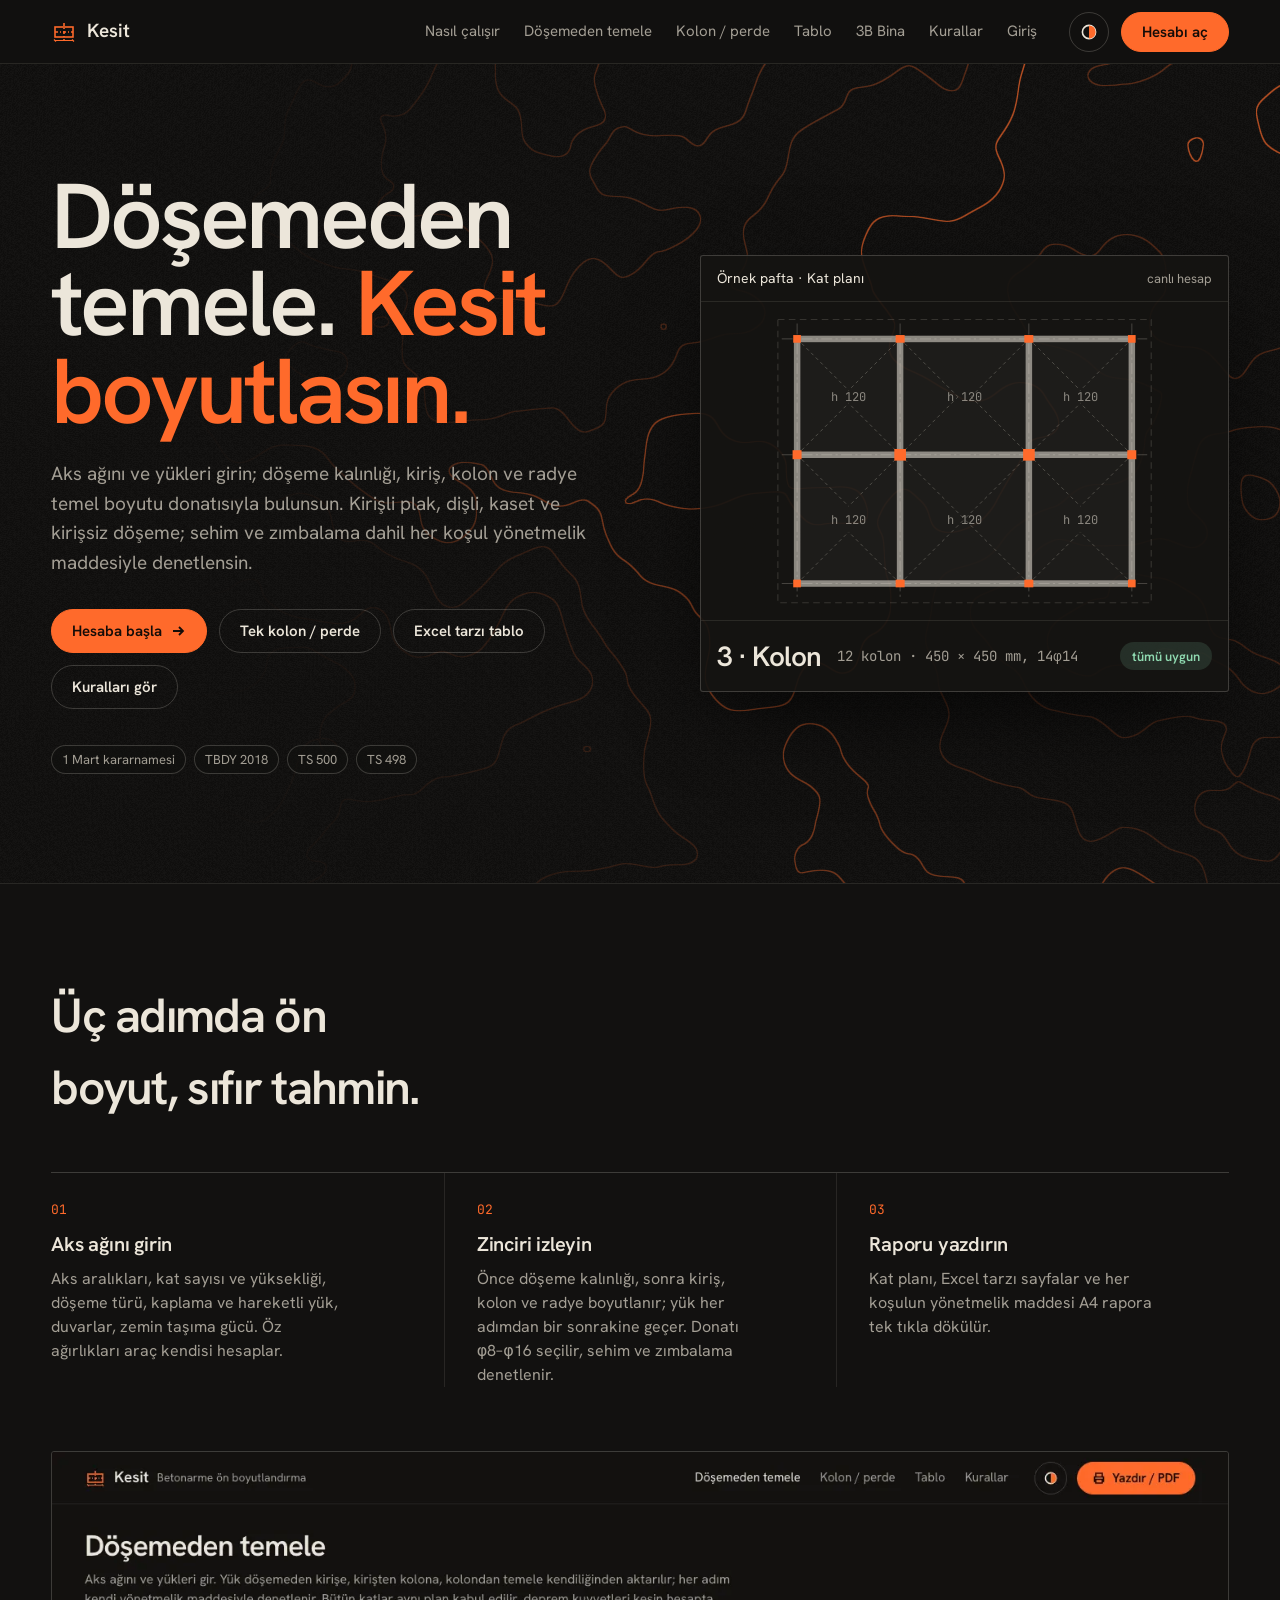
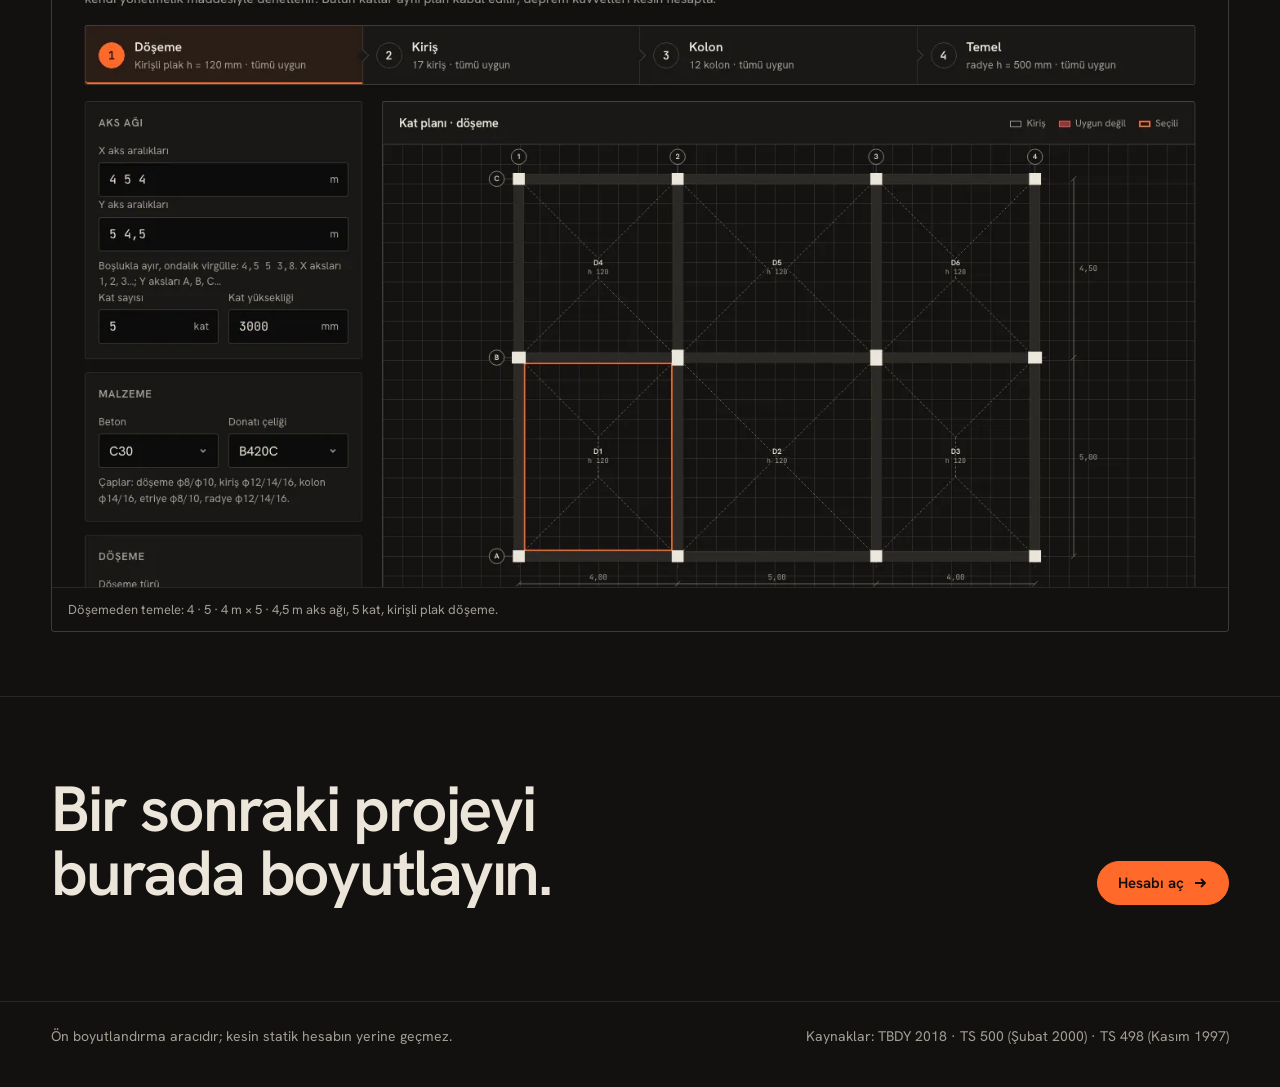
<file: index.html>
<!doctype html>
<html lang="tr">
<head>
<meta charset="utf-8">
<meta name="viewport" content="width=device-width,initial-scale=1">
<meta name="color-scheme" content="dark">
<script>addEventListener("pagereveal",function(e){var v=e.viewTransition;if(v){v.ready.catch(function(){});v.finished.catch(function(){})}});(function(d){var t={},m;try{t=JSON.parse(localStorage.getItem("kesit.tema.v1"))||{}}catch(e){}m=t.mod||"koyu";if(m=="sistem")m=matchMedia("(prefers-color-scheme: light)").matches?"acik":"koyu";if(m!="acik"&&m!="krem")m="koyu";d.dataset.tema=m;if(m!="koyu")document.querySelector('meta[name="color-scheme"]').content="light";if(t.olcek==90||t.olcek==110||t.olcek==120)d.dataset.olcek=t.olcek;if(t.hareket=="az")d.dataset.hareket="az";if(t.css&&t.css[m]){var s=document.createElement("style");s.id="tema-renk";s.textContent="@media screen{:root{"+t.css[m]+"}}";document.head.appendChild(s)}})(document.documentElement)</script>
<title>Kesit — Döşemeden temele ön boyutlandırma</title>
<link rel="icon" href="img/favicon.svg" type="image/svg+xml">
<meta name="description" content="Kolon ve perde ön kontrolü: TBDY 2018, TS 500 ve 1 Mart kararnamesine göre, her sonuç maddesiyle.">
<link rel="preload" href="fonts/HankenGrotesk-600-latin.woff2" as="font" type="font/woff2" crossorigin>
<style>
/* ponytail: belirteçler hesap.html ile aynı (DESIGN.md); ortak css dosyası üçüncü sayfa gelince */
@font-face { font-family: "Hanken Grotesk"; src: url("fonts/HankenGrotesk-400-latin.woff2") format("woff2"); font-weight: 400; font-display: swap; unicode-range: U+0000-00FF, U+0131, U+0152-0153, U+02BB-02BC, U+02C6, U+02DA, U+02DC, U+0304, U+0308, U+0329, U+2000-206F, U+20AC, U+2122, U+2191, U+2193, U+2212, U+2215, U+FEFF, U+FFFD; }
@font-face { font-family: "Hanken Grotesk"; src: url("fonts/HankenGrotesk-400-latin-ext.woff2") format("woff2"); font-weight: 400; font-display: swap; unicode-range: U+0100-02BA, U+02BD-02C5, U+02C7-02CC, U+02CE-02D7, U+02DD-02FF, U+1D00-1DBF, U+1E00-1E9F, U+1EF2-1EFF, U+2020, U+20A0-20AB, U+20AD-20C0, U+2113, U+2C60-2C7F, U+A720-A7FF; }
@font-face { font-family: "Hanken Grotesk"; src: url("fonts/HankenGrotesk-600-latin.woff2") format("woff2"); font-weight: 600; font-display: swap; unicode-range: U+0000-00FF, U+0131, U+0152-0153, U+02BB-02BC, U+02C6, U+02DA, U+02DC, U+0304, U+0308, U+0329, U+2000-206F, U+20AC, U+2122, U+2191, U+2193, U+2212, U+2215, U+FEFF, U+FFFD; }
@font-face { font-family: "Hanken Grotesk"; src: url("fonts/HankenGrotesk-600-latin-ext.woff2") format("woff2"); font-weight: 600; font-display: swap; unicode-range: U+0100-02BA, U+02BD-02C5, U+02C7-02CC, U+02CE-02D7, U+02DD-02FF, U+1D00-1DBF, U+1E00-1E9F, U+1EF2-1EFF, U+2020, U+20A0-20AB, U+20AD-20C0, U+2113, U+2C60-2C7F, U+A720-A7FF; }
@font-face { font-family: "JetBrains Mono"; src: url("fonts/JetBrainsMono-latin.woff2") format("woff2"); font-weight: 100 800; font-display: swap; unicode-range: U+0000-00FF, U+0131, U+0152-0153, U+02BB-02BC, U+02C6, U+02DA, U+02DC, U+0304, U+0308, U+0329, U+2000-206F, U+20AC, U+2122, U+2191, U+2193, U+2212, U+2215, U+FEFF, U+FFFD; }

:root {
  --zemin: #121110; --panel: #191816; --levha: #151412;
  --cizgi: rgb(236 230 218 / .10); --cizgi-2: rgb(236 230 218 / .20);
  --murekkep: #ece6da; --soluk: #a39e94;
  --turuncu: #ff6a2b; --nane: #8fd9b0; --kirmizi: #ff5c57;
  --yazi: "Hanken Grotesk", system-ui, sans-serif;
  --olcu: "JetBrains Mono", ui-monospace, Menlo, monospace;
  --hizli: 180ms cubic-bezier(.16, 1, .3, 1);
  --kenar: clamp(1rem, 4vw, 3.5rem);
}
* { box-sizing: border-box; }
html { scrollbar-color: #3a3733 var(--zemin); scroll-behavior: smooth; }
body { margin: 0; background: var(--zemin); color: var(--murekkep); font: 400 1rem/1.5 var(--yazi); -webkit-font-smoothing: antialiased; }
::selection { background: var(--turuncu); color: var(--zemin); }
:focus-visible { outline: 2px solid var(--turuncu); outline-offset: 3px; }
h1, h2, h3, p { margin: 0; }
h1, h2 { font-weight: 600; letter-spacing: -.035em; text-wrap: balance; }

.ust { position: sticky; top: 0; z-index: 5; height: 64px; display: flex; align-items: center; gap: 2rem; padding: 0 var(--kenar); background: rgb(18 17 16 / .8); backdrop-filter: blur(10px); border-bottom: 1px solid var(--cizgi); }
.marka { display: flex; align-items: center; gap: .625rem; font-weight: 600; font-size: 1.1875rem; text-decoration: none; color: inherit; }
.marka svg { width: 26px; height: 26px; color: var(--turuncu); }
.ust nav { display: flex; gap: 1.5rem; margin-left: auto; font-size: .9375rem; }
.ust nav a { color: var(--soluk); text-decoration: none; transition: color var(--hizli); }
.ust nav a:hover { color: var(--murekkep); }
.dugme { display: inline-flex; align-items: center; gap: .5rem; height: 44px; padding: 0 1.25rem; border-radius: 999px; border: 1px solid var(--cizgi-2); color: var(--murekkep); font: 600 .9375rem var(--yazi); text-decoration: none; white-space: nowrap; transition: background var(--hizli), border-color var(--hizli), transform var(--hizli); }
.dugme:hover { border-color: var(--murekkep); }
.dugme:active { transform: scale(.97); }
.dugme.ana { background: var(--turuncu); border-color: var(--turuncu); color: #140c08; }
.dugme.ana:hover { background: #ff7d45; }
.dugme svg { width: 16px; height: 16px; }
.ust .dugme { height: 40px; }

/* Hero: tam genişlik kontur alanı, solda söz, sağda canlı örnek pafta */
.hero { position: relative; min-height: min(calc(100svh - 64px), 820px); display: grid; grid-template-columns: minmax(0, 1.05fr) minmax(0, .95fr); align-items: center; gap: clamp(2rem, 5vw, 5rem); padding: 4rem var(--kenar); overflow: hidden; border-bottom: 1px solid var(--cizgi); }
.hero canvas { position: absolute; inset: 0; width: 100%; height: 100%; }
.hero > :not(canvas) { position: relative; }
.hero h1 { font-size: clamp(3rem, 7.2vw, 6rem); line-height: .95; }
.hero h1 span { color: var(--turuncu); }
.hero p { margin-top: 1.5rem; max-width: 34rem; font-size: 1.1875rem; line-height: 1.55; color: var(--soluk); }
.eylem { display: flex; flex-wrap: wrap; gap: .75rem; margin-top: 2rem; }
.kaynaklar { margin-top: 2.25rem; display: flex; flex-wrap: wrap; gap: .5rem; font-size: .8125rem; color: var(--soluk); }
.kaynaklar span { padding: .25rem .625rem; border: 1px solid var(--cizgi-2); border-radius: 999px; background: rgb(18 17 16 / .6); }

.ornek { border: 1px solid var(--cizgi-2); border-radius: 3px; background: rgb(21 20 18 / .92); box-shadow: 0 30px 80px -20px rgb(0 0 0 / .7); }
.ornek-bas { display: flex; justify-content: space-between; align-items: center; gap: 1rem; padding: .75rem 1rem; border-bottom: 1px solid var(--cizgi); font-size: .875rem; }
.ornek-bas small { color: var(--soluk); font-size: .8125rem; }
.ornek svg { display: block; width: 100%; height: auto; color: var(--murekkep); }
.ornek svg text { font: 400 11px var(--olcu); fill: currentColor; }
.ornek svg .bolge { font: 600 10px var(--yazi); letter-spacing: .08em; }
.ornek svg .kat { transition: opacity .35s cubic-bezier(.2,0,0,1), color .35s; }
.ornek svg .etkin { color: var(--turuncu); }
.ornek-alt { display: flex; flex-wrap: wrap; align-items: center; gap: .5rem 1rem; padding: .875rem 1rem; border-top: 1px solid var(--cizgi); }
.ornek-alt b { font-size: 1.75rem; letter-spacing: -.03em; font-weight: 600; }
.ornek-alt #ornek-oran { margin-right: auto; font: 400 .875rem var(--olcu); color: var(--soluk); white-space: nowrap; }
.etiket { display: inline-flex; align-items: center; height: 28px; padding: 0 .75rem; border-radius: 999px; font: 600 .8125rem var(--yazi); white-space: nowrap; }
.etiket[data-tur="kolon"] { background: rgb(143 217 176 / .14); color: var(--nane); }
.etiket[data-tur="gecersiz"] { background: rgb(255 92 87 / .14); color: var(--kirmizi); }
.etiket[data-tur="perde"] { background: rgb(255 106 43 / .16); color: var(--turuncu); }

/* Nasıl çalışır */
.adimlar { padding: 6rem var(--kenar) 4rem; }
.adimlar h2 { font-size: clamp(2rem, 4vw, 3rem); max-width: 18ch; }
.adimlar ol { list-style: none; margin: 3rem 0 0; padding: 0; display: grid; grid-template-columns: repeat(3, minmax(0, 1fr)); border-top: 1px solid var(--cizgi-2); }
.adimlar li { padding: 1.5rem 2rem 0 0; }
.adimlar li + li { padding-left: 2rem; border-left: 1px solid var(--cizgi); }
.adimlar li i { font: 400 .8125rem var(--olcu); font-style: normal; color: var(--turuncu); }
.adimlar h3 { font-size: 1.25rem; font-weight: 600; margin: .5rem 0 .5rem; letter-spacing: -.01em; }
.adimlar li p { color: var(--soluk); max-width: 32ch; }
.ekran { margin: 4rem 0 0; border: 1px solid var(--cizgi-2); border-radius: 3px; overflow: hidden; }
.ekran img { display: block; width: 100%; height: auto; }
.ekran figcaption { padding: .75rem 1rem; border-top: 1px solid var(--cizgi); font-size: .8125rem; color: var(--soluk); }

.kapanis { padding: 5rem var(--kenar) 6rem; border-top: 1px solid var(--cizgi); display: flex; flex-wrap: wrap; align-items: end; justify-content: space-between; gap: 2rem; }
.kapanis h2 { font-size: clamp(2.25rem, 5vw, 4rem); line-height: 1; max-width: 14ch; }
.alt { padding: 1.5rem var(--kenar) 2.5rem; border-top: 1px solid var(--cizgi); display: flex; flex-wrap: wrap; justify-content: space-between; gap: .5rem 2rem; font-size: .875rem; color: var(--soluk); }

@media (max-width: 960px) {
  .hero { grid-template-columns: 1fr; padding-block: 3rem; }
  .ust { flex-wrap: wrap; height: auto; padding-top: .625rem; row-gap: .125rem; } /* telefonda menü gizlenmez: altta kayan satır */
  .ust nav { order: 3; flex-basis: 100%; margin-left: 0; gap: 1.25rem; overflow-x: auto; padding-bottom: .625rem; white-space: nowrap; scrollbar-width: none; }
  .ust .dugme { margin-left: auto; }
  .adimlar ol { grid-template-columns: 1fr; }
  .adimlar li, .adimlar li + li { padding: 1.25rem 0; border-left: 0; border-bottom: 1px solid var(--cizgi); }
}
@media (prefers-reduced-motion: reduce) { * { transition-duration: 0ms !important; scroll-behavior: auto !important; } }
/* Sayfa geçişi izni satır içinde de olmalı: yalnız gecis.css'te kalınca önbelleksiz açılışta Chrome geçişi iptal ediyor */
@media (prefers-reduced-motion: no-preference) { @view-transition { navigation: auto; } }
</style>
<link rel="stylesheet" href="gecis.css">
<link rel="stylesheet" href="tema.css">
<script type="module" src="tema.js"></script>
</head>
<body>
<header class="ust">
  <a class="marka" href="./">
    <svg viewBox="0 0 26 26" fill="none" stroke="currentColor" stroke-width="1.6" aria-hidden="true"><rect x="4" y="8" width="18" height="10"/><path d="M4 13h18M13 4v18" stroke-dasharray="3 2 1 2"/><path d="M4 21.5h18M3 20.5l2 2M21 20.5l2 2" stroke-width="1.2"/></svg>
    Kesit
  </a>
  <nav aria-label="Sayfa">
    <a href="#nasil">Nasıl çalışır</a>
    <a href="sira.html">Döşemeden temele</a>
    <a href="hesap.html">Kolon / perde</a>
    <a href="tablo.html">Tablo</a>
    <a href="bina.html">3B Bina</a>
    <a href="hesap.html#kurallar">Kurallar</a>
    <a href="giris.html">Giriş</a>
  </nav>
  <a class="dugme ana" href="sira.html">Hesabı aç</a>
</header>

<main>
  <section class="hero" aria-labelledby="baslik">
    <canvas id="kontur" aria-hidden="true"></canvas>
    <div>
      <h1 id="baslik">Döşemeden temele. <span>Kesit boyutlasın.</span></h1>
      <p>Aks ağını ve yükleri girin; döşeme kalınlığı, kiriş, kolon ve radye temel boyutu donatısıyla bulunsun. Kirişli plak, dişli, kaset ve kirişsiz döşeme; sehim ve zımbalama dahil her koşul yönetmelik maddesiyle denetlensin.</p>
      <div class="eylem">
        <a class="dugme ana" href="sira.html">Hesaba başla
          <svg viewBox="0 0 16 16" fill="none" stroke="currentColor" stroke-width="1.8" aria-hidden="true"><path d="M3 8h10M9 4l4 4-4 4"/></svg></a>
        <a class="dugme" href="hesap.html">Tek kolon / perde</a>
        <a class="dugme" href="tablo.html">Excel tarzı tablo</a>
        <a class="dugme" href="hesap.html#kurallar">Kuralları gör</a>
      </div>
      <div class="kaynaklar" aria-label="Dayandığı kaynaklar"><span>1 Mart kararnamesi</span><span>TBDY 2018</span><span>TS 500</span><span>TS 498</span></div>
    </div>

    <figure class="ornek" aria-label="Örnek: döşemeden temele hesap zinciri; kat planında döşeme, kiriş, kolon ve radye sırayla boyutlanır" style="margin:0">
      <div class="ornek-bas"><span>Örnek pafta · Kat planı</span><small>canlı hesap</small></div>
      <svg id="ornek" viewBox="0 0 480 290" aria-hidden="true"></svg>
      <figcaption class="ornek-alt"><b id="ornek-tur">Döşeme</b><span id="ornek-oran"></span><span class="etiket" id="ornek-etiket" data-tur="kolon"></span></figcaption>
    </figure>
  </section>

  <section class="adimlar" id="nasil" aria-labelledby="nasil-baslik">
    <h2 id="nasil-baslik">Üç adımda ön boyut, sıfır tahmin.</h2>
    <ol>
      <li><i>01</i><h3>Aks ağını girin</h3><p>Aks aralıkları, kat sayısı ve yüksekliği, döşeme türü, kaplama ve hareketli yük, duvarlar, zemin taşıma gücü. Öz ağırlıkları araç kendisi hesaplar.</p></li>
      <li><i>02</i><h3>Zinciri izleyin</h3><p>Önce döşeme kalınlığı, sonra kiriş, kolon ve radye boyutlanır; yük her adımdan bir sonrakine geçer. Donatı φ8–φ16 seçilir, sehim ve zımbalama denetlenir.</p></li>
      <li><i>03</i><h3>Raporu yazdırın</h3><p>Kat planı, Excel tarzı sayfalar ve her koşulun yönetmelik maddesi A4 rapora tek tıkla dökülür.</p></li>
    </ol>
    <figure class="ekran">
      <img src="img/zincir.webp" width="1440" height="900" loading="lazy" alt="Döşemeden temele ekranı: üstte Döşeme, Kiriş, Kolon, Temel adımları ve özetleri; solda aks ağı ve malzeme girdileri; sağda döşeme panoları, kirişler ve kolonlarla ölçülü kat planı.">
      <figcaption>Döşemeden temele: 4 · 5 · 4 m × 5 · 4,5 m aks ağı, 5 kat, kirişli plak döşeme.</figcaption>
    </figure>
  </section>

  <section class="kapanis" aria-labelledby="kapanis-baslik">
    <h2 id="kapanis-baslik">Bir sonraki projeyi burada boyutlayın.</h2>
    <a class="dugme ana" href="sira.html">Hesabı aç
      <svg viewBox="0 0 16 16" fill="none" stroke="currentColor" stroke-width="1.8" aria-hidden="true"><path d="M3 8h10M9 4l4 4-4 4"/></svg></a>
  </section>
</main>

<footer class="alt">
  <span>Ön boyutlandırma aracıdır; kesin statik hesabın yerine geçmez.</span>
  <span>Kaynaklar: TBDY 2018 · TS 500 (Şubat 2000) · TS 498 (Kasım 1997)</span>
</footer>

<script type="module">
import { kontur } from './kontur.js';
import { zincirHesap } from './zincir.js';
kontur(document.getElementById('kontur'));

// Örnek pafta: Döşemeden temele sayfasının varsayılan projesi gerçekten hesaplanır; adımlar sırayla vurgulanır.
const g = { ax: [4, 5, 4], ay: [5, 4.5], katSayisi: 5, H: 3000, beton: 'C30', celik: 'B420C', dosemeTuru: 'plak', disAralik: 500, disGen: 120, dolgu: 0,
  dosemeDuvar: true, gKaplama: 2, q: 2, kullanim: 'konut', duvarDis: 6, duvarIc: 3, sds: 1, kDeprem: 1, zemin: 400, Df: 1.5, tasma: 0.75 };
const r = zincirHesap(g), { ag } = r, a = r.radye.a, W = ag.xs.at(-1), Hh = ag.ys.at(-1);
const s = Math.min(440 / (W + 2 * a), 258 / (Hh + 2 * a)), ox = (480 - W * s) / 2, oy = (290 - Hh * s) / 2;
const X = x => ox + x * s, Y = y => oy + (Hh - y) * s, mm = (v, en) => Math.max(en, v / 1000 * s);
const tr = (x, d = 0) => x.toLocaleString('tr-TR', { maximumFractionDigits: d });
const kutu = (cx, cy, w, h, ek = '') => `<rect x="${(cx - w / 2).toFixed(1)}" y="${(cy - h / 2).toFixed(1)}" width="${w.toFixed(1)}" height="${h.toFixed(1)}" ${ek}/>`;
const $ = id => document.getElementById(id);
let svg = `<g opacity=".35" stroke="currentColor" stroke-width=".6" stroke-dasharray="10 3 2 3">${ag.xs.map(x => `<line x1="${X(x)}" y1="${Y(Hh) - 14}" x2="${X(x)}" y2="${Y(0) + 14}"/>`).join('')}${ag.ys.map(y => `<line x1="${X(0) - 14}" y1="${Y(y)}" x2="${X(W) + 14}" y2="${Y(y)}"/>`).join('')}</g>`;
svg += `<g class="kat" data-k="3">${kutu(X(W / 2), Y(Hh / 2), (W + 2 * a) * s, (Hh + 2 * a) * s, 'fill="currentColor" fill-opacity=".06" stroke="currentColor" stroke-dasharray="6 4"')}</g>`;
svg += `<g class="kat" data-k="0">${r.dosemeler.map(d => {
  const x0 = X(ag.xs[d.i]), x1 = X(ag.xs[d.i + 1]), y0 = Y(ag.ys[d.j]), y1 = Y(ag.ys[d.j + 1]), e = Math.min(x1 - x0, y0 - y1) / 2;
  return `<rect x="${x0}" y="${y1}" width="${x1 - x0}" height="${y0 - y1}" fill="currentColor" fill-opacity=".07"/>` +
    `<path d="M${x0} ${y0}l${e} ${-e}M${x0} ${y1}l${e} ${e}M${x1} ${y0}l${-e} ${-e}M${x1} ${y1}l${-e} ${e}" stroke="currentColor" stroke-width=".7" stroke-dasharray="3 3" fill="none" opacity=".6"/>` +
    `<text x="${(x0 + x1) / 2}" y="${(y0 + y1) / 2 + 4}" text-anchor="middle">h ${d.h}</text>`;
}).join('')}</g>`;
svg += `<g class="kat" data-k="1" fill="currentColor">${r.kirisler.map(k => {
  const hat = ag.hatlar[k.hat], bw = mm(k.b, 3);
  return hat.yon === 'x' ? kutu((X(ag.xs[k.k]) + X(ag.xs[k.k + 1])) / 2, Y(ag.ys[hat.no]), k.L * s, bw) : kutu(X(ag.xs[hat.no]), (Y(ag.ys[k.k]) + Y(ag.ys[k.k + 1])) / 2, bw, k.L * s);
}).join('')}</g>`;
svg += `<g class="kat" data-k="2" fill="currentColor">${r.kolonlar.map(c => { const k = ag.kolonlar.find(x => x.ad === c.ad); return kutu(X(k.x), Y(k.y), mm(c.b, 6), mm(c.h, 6)); }).join('')}</g>`;
$('ornek').innerHTML = svg;

// Adım başına başlık, ayrıntı ve sonuç (gerçek hesaptan)
const enBuyuk = (l, f) => l.reduce((m, e) => f(e) > f(m) ? e : m);
const kr = enBuyuk(r.kirisler, e => e.h), ko = enBuyuk(r.kolonlar, e => e.b * e.h);
const bad = l => l.filter(e => !e.gecti).length;
const ADIM = [
  ['Döşeme', `Kirişli plak · h = ${r.h} mm`, bad(r.dosemeler)],
  ['Kiriş', `${r.kirisler.length} kiriş · ${kr.b} × ${kr.h} mm, ${kr.ust}`, bad(r.kirisler)],
  ['Kolon', `${r.kolonlar.length} kolon · ${ko.b} × ${ko.h} mm, ${ko.boyuna}`, bad(r.kolonlar)],
  ['Temel', `Radye h = ${r.radye.h} mm · taşma ${tr(a, 2)} m`, bad([r.radye, ...r.radyeSerit, ...r.radyeZimb])],
];
function goster(n) {
  for (const k of document.querySelectorAll('#ornek .kat')) {
    const i = +k.dataset.k;
    k.style.opacity = i === n ? 1 : i < n ? .55 : .15;
    k.classList.toggle('etkin', i === n);
  }
  const [ad, ayrinti, kotu] = ADIM[n];
  $('ornek-tur').textContent = `${n + 1} · ${ad}`;
  $('ornek-oran').textContent = ayrinti;
  $('ornek-etiket').textContent = kotu ? `${kotu} uygun değil` : 'tümü uygun';
  $('ornek-etiket').dataset.tur = kotu ? 'gecersiz' : 'kolon';
}
let n = 0;
goster(0);
if (!matchMedia('(prefers-reduced-motion: reduce)').matches) {
  // ponytail: ekran dışındayken de döner; pil derdi olursa IntersectionObserver ile durdur
  setInterval(() => {
    if (document.documentElement.dataset.hareket === 'az') return; // görünüm panelinde "Hareketi azalt"
    goster(n = (n + 1) % ADIM.length);
  }, 2600);
}
</script>
</body>
</html>
</file>
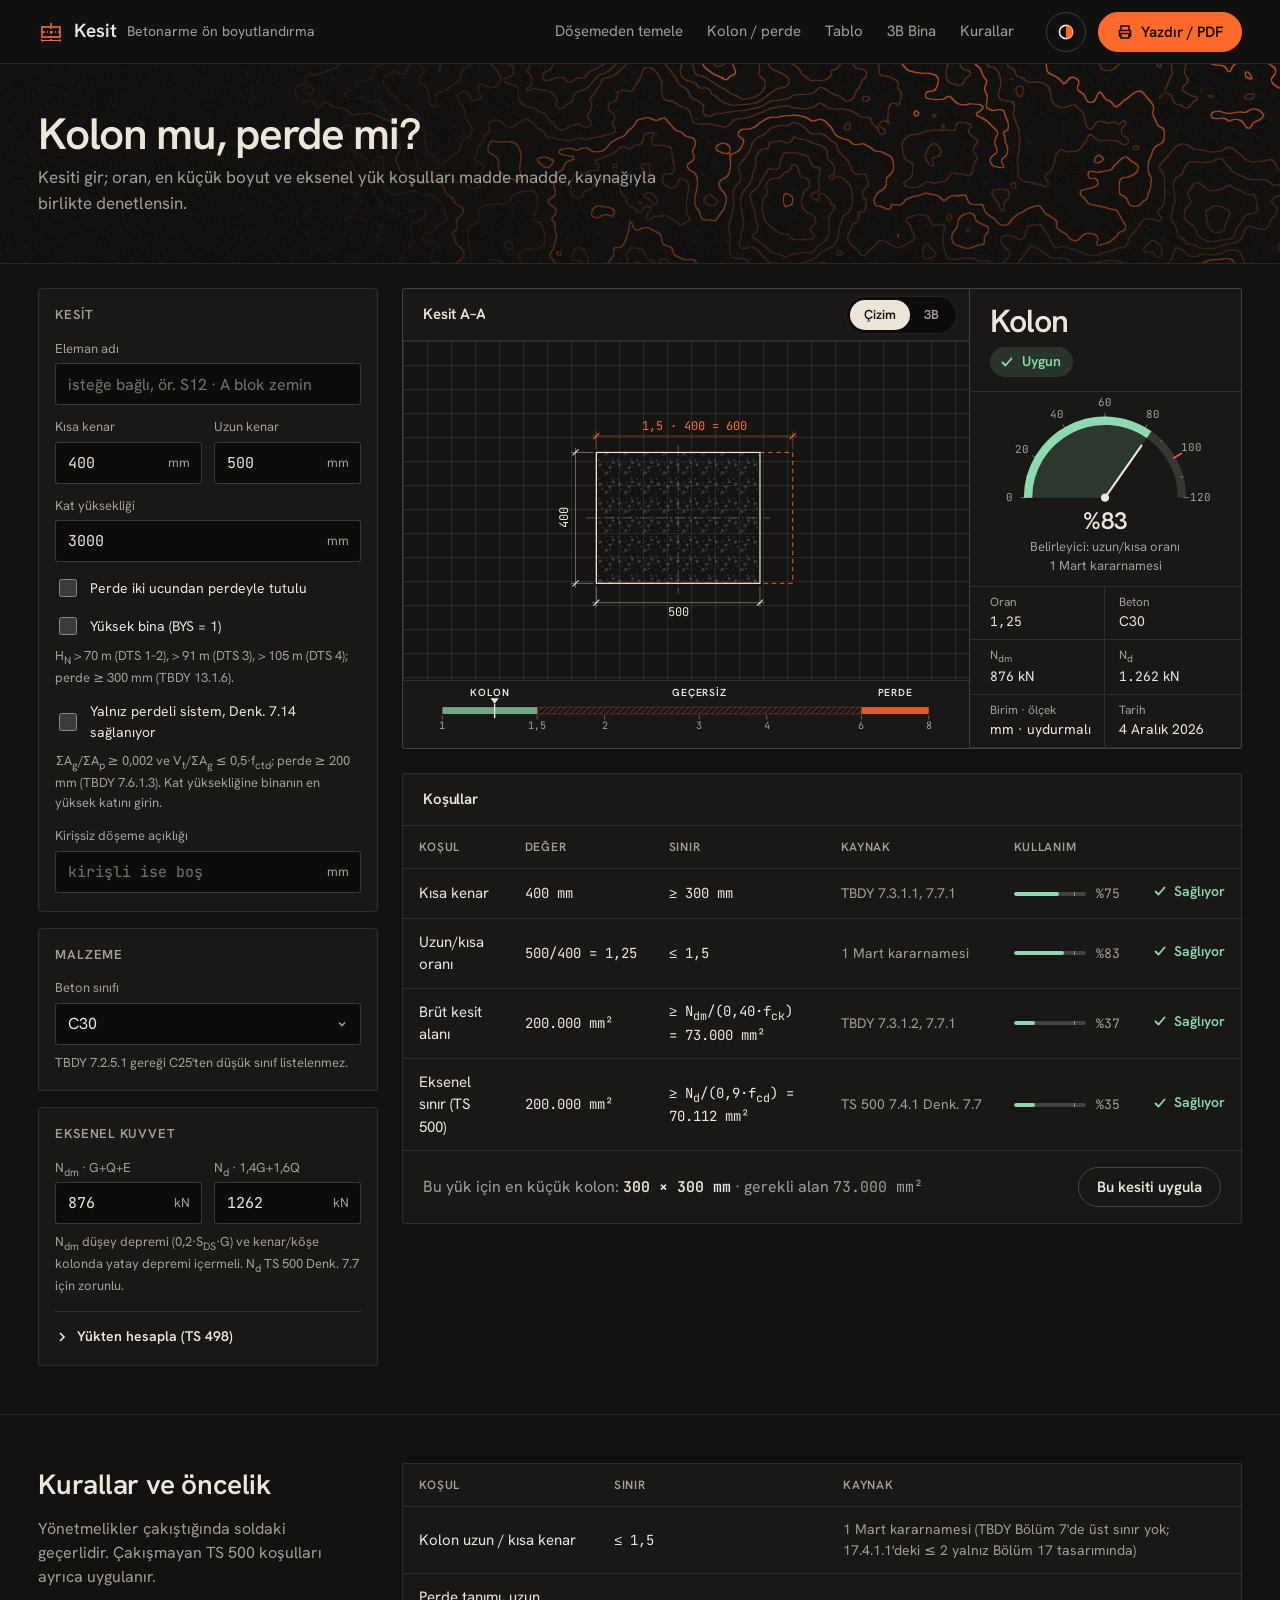
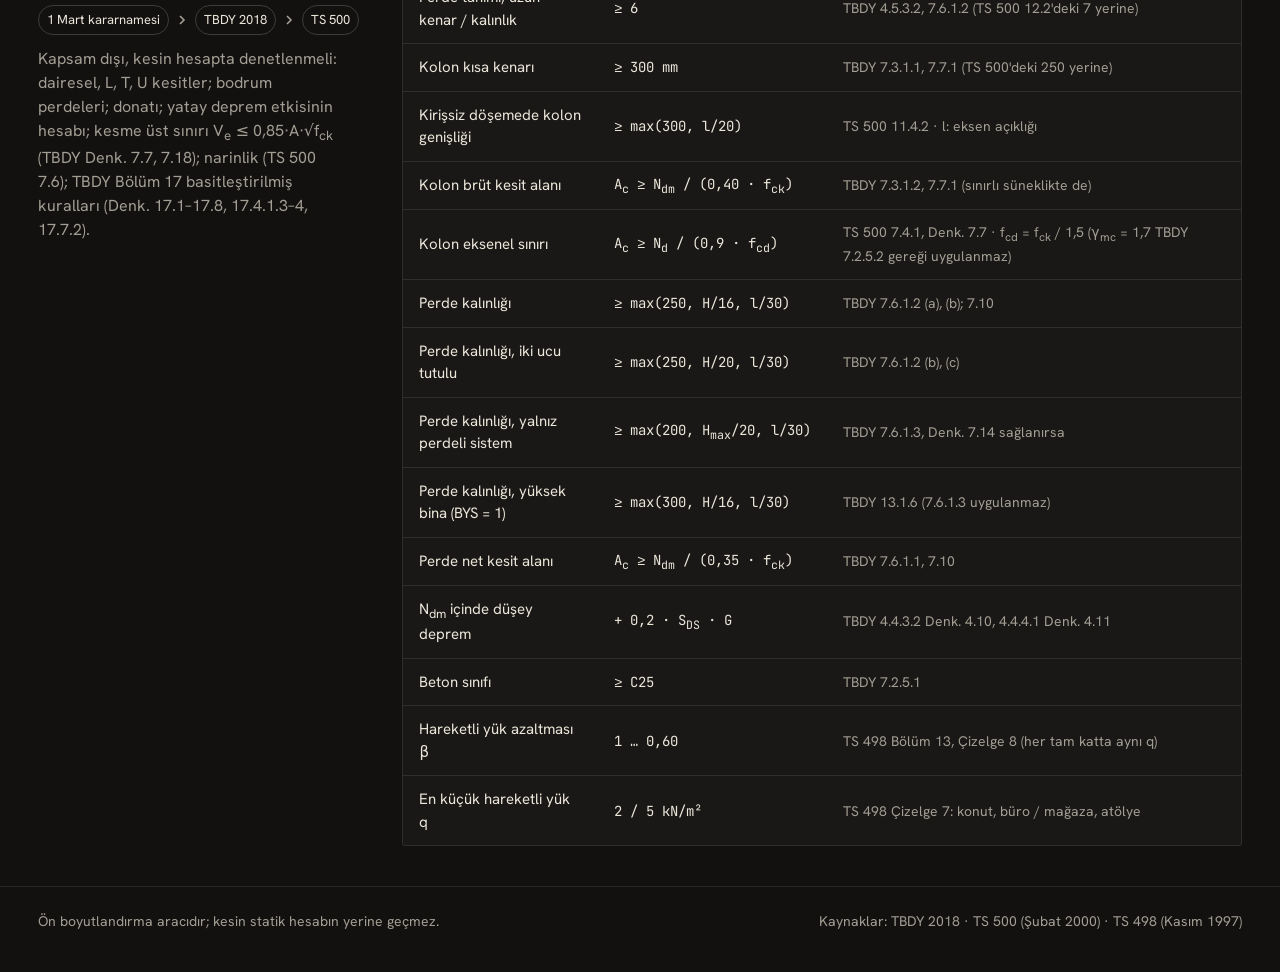
<file: hesap.html>
<!doctype html>
<html lang="tr">
<head>
<meta charset="utf-8">
<meta name="viewport" content="width=device-width,initial-scale=1">
<meta name="color-scheme" content="dark">
<script>addEventListener("pagereveal",function(e){var v=e.viewTransition;if(v){v.ready.catch(function(){});v.finished.catch(function(){})}});(function(d){var t={},m;try{t=JSON.parse(localStorage.getItem("kesit.tema.v1"))||{}}catch(e){}m=t.mod||"koyu";if(m=="sistem")m=matchMedia("(prefers-color-scheme: light)").matches?"acik":"koyu";if(m!="acik"&&m!="krem")m="koyu";d.dataset.tema=m;if(m!="koyu")document.querySelector('meta[name="color-scheme"]').content="light";if(t.olcek==90||t.olcek==110||t.olcek==120)d.dataset.olcek=t.olcek;if(t.hareket=="az")d.dataset.hareket="az";if(t.css&&t.css[m]){var s=document.createElement("style");s.id="tema-renk";s.textContent="@media screen{:root{"+t.css[m]+"}}";document.head.appendChild(s)}})(document.documentElement)</script>
<title>Kesit — Kolon / perde ön kontrolü</title>
<link rel="icon" href="img/favicon.svg" type="image/svg+xml">
<link rel="preload" href="fonts/HankenGrotesk-400-latin.woff2" as="font" type="font/woff2" crossorigin>
<link rel="preload" href="fonts/HankenGrotesk-600-latin.woff2" as="font" type="font/woff2" crossorigin>
<link rel="preload" href="fonts/JetBrainsMono-latin.woff2" as="font" type="font/woff2" crossorigin>
<style>
@font-face { font-family: "Hanken Grotesk"; src: url("fonts/HankenGrotesk-400-latin.woff2") format("woff2"); font-weight: 400; font-display: swap; unicode-range: U+0000-00FF, U+0131, U+0152-0153, U+02BB-02BC, U+02C6, U+02DA, U+02DC, U+0304, U+0308, U+0329, U+2000-206F, U+20AC, U+2122, U+2191, U+2193, U+2212, U+2215, U+FEFF, U+FFFD; }
@font-face { font-family: "Hanken Grotesk"; src: url("fonts/HankenGrotesk-400-latin-ext.woff2") format("woff2"); font-weight: 400; font-display: swap; unicode-range: U+0100-02BA, U+02BD-02C5, U+02C7-02CC, U+02CE-02D7, U+02DD-02FF, U+1D00-1DBF, U+1E00-1E9F, U+1EF2-1EFF, U+2020, U+20A0-20AB, U+20AD-20C0, U+2113, U+2C60-2C7F, U+A720-A7FF; }
@font-face { font-family: "Hanken Grotesk"; src: url("fonts/HankenGrotesk-600-latin.woff2") format("woff2"); font-weight: 600; font-display: swap; unicode-range: U+0000-00FF, U+0131, U+0152-0153, U+02BB-02BC, U+02C6, U+02DA, U+02DC, U+0304, U+0308, U+0329, U+2000-206F, U+20AC, U+2122, U+2191, U+2193, U+2212, U+2215, U+FEFF, U+FFFD; }
@font-face { font-family: "Hanken Grotesk"; src: url("fonts/HankenGrotesk-600-latin-ext.woff2") format("woff2"); font-weight: 600; font-display: swap; unicode-range: U+0100-02BA, U+02BD-02C5, U+02C7-02CC, U+02CE-02D7, U+02DD-02FF, U+1D00-1DBF, U+1E00-1E9F, U+1EF2-1EFF, U+2020, U+20A0-20AB, U+20AD-20C0, U+2113, U+2C60-2C7F, U+A720-A7FF; }
@font-face { font-family: "JetBrains Mono"; src: url("fonts/JetBrainsMono-latin.woff2") format("woff2"); font-weight: 100 800; font-display: swap; unicode-range: U+0000-00FF, U+0131, U+0152-0153, U+02BB-02BC, U+02C6, U+02DA, U+02DC, U+0304, U+0308, U+0329, U+2000-206F, U+20AC, U+2122, U+2191, U+2193, U+2212, U+2215, U+FEFF, U+FFFD; }
@font-face { font-family: "JetBrains Mono"; src: url("fonts/JetBrainsMono-latin-ext.woff2") format("woff2"); font-weight: 100 800; font-display: swap; unicode-range: U+0100-02BA, U+02BD-02C5, U+02C7-02CC, U+02CE-02D7, U+02DD-02FF, U+1D00-1DBF, U+1E00-1E9F, U+1EF2-1EFF, U+2020, U+20A0-20AB, U+20AD-20C0, U+2113, U+2C60-2C7F, U+A720-A7FF; }

:root {
  --zemin: #121110;
  --panel: #191816;
  --alan: #0d0c0b;
  --levha: #151412;
  --cizgi: rgb(236 230 218 / .10);
  --cizgi-2: rgb(236 230 218 / .20);
  --murekkep: #ece6da;
  --soluk: #a39e94;
  --turuncu: #ff6a2b;
  --nane: #8fd9b0;
  --kirmizi: #ff5c57;
  --yazi: "Hanken Grotesk", system-ui, sans-serif;
  --olcu: "JetBrains Mono", ui-monospace, Menlo, monospace;
  --hizli: 180ms cubic-bezier(.16, 1, .3, 1);
  --r: 3px;
  --ok: url("data:image/svg+xml,%3Csvg xmlns='http://www.w3.org/2000/svg' width='12' height='12' fill='none' stroke='%23a39e94' stroke-width='1.6'%3E%3Cpath d='M3 4.5l3 3 3-3'/%3E%3C/svg%3E");
}

* { box-sizing: border-box; }
html { scrollbar-color: #3a3733 var(--zemin); scroll-behavior: smooth; }
body { margin: 0; background: var(--zemin); color: var(--murekkep); font: 400 1rem/1.5 var(--yazi); -webkit-font-smoothing: antialiased; caret-color: var(--turuncu); }
::selection { background: var(--turuncu); color: var(--zemin); }
:focus-visible { outline: 2px solid var(--turuncu); outline-offset: 2px; }
a { color: inherit; text-underline-offset: .2em; }
h1, h2, h3 { margin: 0; font-weight: 600; letter-spacing: -.015em; text-wrap: balance; }
.olcu { font-family: var(--olcu); font-variant-numeric: tabular-nums; font-size: .93em; }
.gizli { position: absolute; width: 1px; height: 1px; overflow: hidden; clip-path: inset(50%); white-space: nowrap; }
.yalniz-baski { display: none; }

/* Üst çubuk */
.ust { position: sticky; top: 0; z-index: 5; height: 64px; display: flex; align-items: center; gap: 2rem; padding: 0 clamp(1rem, 3vw, 2.5rem); background: rgb(18 17 16 / .88); backdrop-filter: blur(10px); border-bottom: 1px solid var(--cizgi); }
.marka { display: flex; align-items: center; gap: .625rem; font-weight: 600; font-size: 1.1875rem; text-decoration: none; }
.marka svg { width: 26px; height: 26px; color: var(--turuncu); }
.marka small { font-weight: 400; font-size: .875rem; color: var(--soluk); }
.ust nav { display: flex; gap: 1.5rem; margin-left: auto; font-size: .9375rem; }
.ust nav a { text-decoration: none; color: var(--soluk); transition: color var(--hizli); }
.ust nav a:hover { color: var(--murekkep); }

.dugme { display: inline-flex; align-items: center; gap: .5rem; height: 40px; padding: 0 1.125rem; border-radius: 999px; border: 1px solid var(--cizgi-2); background: transparent; color: var(--murekkep); font: 600 .9375rem var(--yazi); cursor: pointer; white-space: nowrap; transition: background var(--hizli), border-color var(--hizli), transform var(--hizli); }
.dugme:hover { border-color: var(--murekkep); }
.dugme:active { transform: scale(.97); }
.dugme.ana { background: var(--turuncu); border-color: var(--turuncu); color: #140c08; }
.dugme.ana:hover { background: #ff7d45; }
.dugme svg { width: 16px; height: 16px; }

/* Kontur bandı */
.bant { position: relative; height: 200px; overflow: hidden; border-bottom: 1px solid var(--cizgi); background: var(--zemin); }
.bant canvas { position: absolute; inset: 0; width: 100%; height: 100%; display: block; }
.bant div { position: relative; height: 100%; display: flex; flex-direction: column; justify-content: center; gap: .5rem; padding: 0 clamp(1rem, 3vw, 2.5rem); max-width: 52rem; }
.bant h1 { font-size: 2.75rem; line-height: 1.05; letter-spacing: -.03em; }
.bant p { margin: 0; color: var(--soluk); font-size: 1.0625rem; max-width: 40rem; }

/* Çalışma alanı */
.is { display: grid; grid-template-columns: 340px minmax(0, 1fr); gap: 1.5rem; padding: 1.5rem clamp(1rem, 3vw, 2.5rem) 3rem; align-items: start; }

.giris { position: sticky; top: 80px; display: grid; gap: 1rem; }
.grup { border: 1px solid var(--cizgi); border-radius: var(--r); background: var(--panel); padding: 1rem 1rem 1.125rem; margin: 0; min-width: 0; }
.grup legend { float: left; width: 100%; padding: 0; margin: 0 0 .875rem; font-size: .8125rem; font-weight: 600; letter-spacing: .06em; text-transform: uppercase; color: var(--soluk); }
.satir { display: grid; grid-template-columns: 1fr 1fr; gap: .75rem; align-items: end; clear: both; }
.alan { display: grid; gap: .3125rem; font-size: .8125rem; color: var(--soluk); clear: both; }
.satir .alan { clear: none; }
.alan.tam { grid-column: 1 / -1; }
.alan sub { line-height: 0; }
.kutu { position: relative; }
.kutu input, .alan select, .alan > input { width: 100%; height: 42px; padding: 0 3rem 0 .75rem; border-radius: var(--r); border: 1px solid var(--cizgi-2); background: var(--alan); color: var(--murekkep); font: 400 .9375rem var(--olcu); font-variant-numeric: tabular-nums; transition: border-color var(--hizli), box-shadow var(--hizli); }
.alan > input { padding-right: .75rem; font-family: var(--yazi); font-size: 1rem; }
.alan select { appearance: none; padding: 0 2rem 0 .75rem; font: 400 1rem var(--yazi); background: var(--alan) var(--ok) no-repeat right .75rem center; cursor: pointer; }
.kutu input::-webkit-inner-spin-button, .kutu input::-webkit-outer-spin-button { -webkit-appearance: none; margin: 0; }
.kutu input[type=number] { -moz-appearance: textfield; appearance: textfield; }
.kutu input::placeholder, .alan > input::placeholder { color: rgb(163 158 148 / .7); }
.kutu input:hover, .alan select:hover, .alan > input:hover { border-color: rgb(236 230 218 / .34); }
.kutu input:focus, .alan select:focus, .alan > input:focus { border-color: var(--turuncu); outline: none; box-shadow: 0 0 0 3px rgb(255 106 43 / .22); }
.kutu input:user-invalid { border-color: var(--kirmizi); }
.kutu span { position: absolute; right: .75rem; top: 50%; translate: 0 -50%; font-size: .8125rem; color: var(--soluk); pointer-events: none; }
.secim { display: flex; align-items: center; gap: .625rem; margin-top: .875rem; font-size: .875rem; color: var(--murekkep); cursor: pointer; clear: both; }
.secim input { width: 18px; height: 18px; accent-color: var(--turuncu); }
.ipucu { margin: .5rem 0 0; font-size: .8125rem; color: var(--soluk); }
.grup > .alan + .satir { margin-top: .75rem; }
.grup > .ipucu + .alan { margin-top: .875rem; }

details.yardim { border-top: 1px solid var(--cizgi); margin-top: 1rem; padding-top: .875rem; clear: both; }
details.yardim summary { cursor: pointer; font-size: .875rem; font-weight: 600; list-style: none; display: flex; align-items: center; gap: .5rem; }
details.yardim summary::-webkit-details-marker { display: none; }
details.yardim summary svg { width: 14px; height: 14px; transition: rotate var(--hizli); }
details.yardim[open] summary svg { rotate: 90deg; }
details.yardim .satir { margin-top: .875rem; }
.yukozet { display: block; margin: .875rem 0 .75rem; padding: .625rem .75rem; border-radius: var(--r); background: var(--alan); font-size: .8125rem; color: var(--soluk); }
.yukozet b { color: var(--murekkep); font-weight: 600; }

/* Pafta: çizim + antet tek levha */
.pafta { display: grid; gap: 1.5rem; min-width: 0; }
.sayfa { display: grid; grid-template-columns: minmax(0, 1fr) 272px; border: 1px solid var(--cizgi-2); border-radius: var(--r); background: var(--panel); overflow: hidden; }
.sayfa-cizim { min-width: 0; display: flex; flex-direction: column; }
.sayfa-cizim .levha { flex: 1 0 auto; }
.bas { display: flex; align-items: center; justify-content: space-between; gap: 1rem; height: 52px; padding: 0 .75rem 0 1.25rem; border-bottom: 1px solid var(--cizgi); }
.bas h3 { font-size: .9375rem; white-space: nowrap; overflow: hidden; text-overflow: ellipsis; }
.sekmeler { display: inline-flex; padding: 3px; border-radius: 999px; background: var(--alan); border: 1px solid var(--cizgi); }
.sekmeler button { height: 30px; padding: 0 .875rem; border: 0; border-radius: 999px; background: transparent; color: var(--soluk); font: 600 .8125rem var(--yazi); cursor: pointer; transition: background var(--hizli), color var(--hizli); }
.sekmeler button:hover { color: var(--murekkep); }
.sekmeler button[aria-selected="true"] { background: var(--murekkep); color: var(--zemin); }
.levha { position: relative; aspect-ratio: 760 / 300; background:
  linear-gradient(var(--cizgi) 1px, transparent 1px) 0 0 / 100% 24px,
  linear-gradient(90deg, var(--cizgi) 1px, transparent 1px) 0 0 / 24px 100%; background-color: var(--levha); }
.levha > svg, .levha > div { position: absolute; inset: 0; width: 100%; height: 100%; }
.levha > div canvas { display: block; width: 100% !important; height: 100% !important; cursor: grab; touch-action: none; }
.levha > div canvas:active { cursor: grabbing; }
#kesit { color: var(--murekkep); }
#kesit[data-durum="degil"] .kesit-cizgi { stroke: var(--kirmizi); }
#kesit text { font: 400 calc(12px * var(--yk, 1)) var(--olcu); fill: currentColor; }
#kesit .sinir text { fill: var(--turuncu); }
.uc-not { position: absolute; left: 1rem; bottom: .75rem; font-size: .8125rem; color: var(--soluk); pointer-events: none; }

.cetvel { padding: .25rem 1.25rem .75rem; border-top: 1px solid var(--cizgi); }
.cetvel svg { width: 100%; height: auto; display: block; color: var(--murekkep); }
.cetvel text { font: 400 calc(11px * var(--yk, 1)) var(--olcu); fill: var(--soluk); }
.cetvel .bolge { font: 600 calc(11px * var(--yk, 1)) var(--yazi); letter-spacing: .08em; fill: var(--murekkep); }

/* Antet: paftanın künye sütunu, sonuç burada okunur */
.antet { border-left: 1px solid var(--cizgi-2); display: grid; grid-template-rows: auto auto 1fr; min-width: 0; }
.karar { padding: 1rem 1.25rem .875rem; border-bottom: 1px solid var(--cizgi); }
.karar h2 { font-size: 2rem; line-height: 1.05; letter-spacing: -.03em; margin-bottom: .5rem; }
.durum { display: inline-flex; align-items: center; gap: .4375rem; height: 30px; padding: 0 .75rem 0 .5625rem; border-radius: 999px; font-size: .875rem; font-weight: 600; }
.durum svg { width: 16px; height: 16px; }
.durum.uygun { background: rgb(143 217 176 / .14); color: var(--nane); }
.durum.degil { background: rgb(255 92 87 / .14); color: var(--kirmizi); }
.gosterge { text-align: center; padding: .75rem 1.25rem .625rem; border-bottom: 1px solid var(--cizgi); }
.gosterge svg { width: 100%; max-width: 184px; height: auto; display: block; margin: 0 auto; overflow: visible; }
.gosterge .deger { font: 600 1.5rem/1 var(--yazi); font-variant-numeric: tabular-nums; margin-top: -.125rem; }
.gosterge .etiket { font-size: .8125rem; color: var(--soluk); margin-top: .25rem; min-height: 2.4em; text-wrap: balance; }
.kunye { display: grid; grid-template-columns: 1fr 1fr; margin: 0; align-content: start; }
.kunye div { padding: .375rem .75rem .4375rem 1.25rem; border-bottom: 1px solid var(--cizgi); min-width: 0; }
.kunye div:nth-child(odd) { border-right: 1px solid var(--cizgi); }
.kunye div:nth-child(even) { padding-left: .875rem; }
.kunye div.tam { grid-column: 1 / -1; border-right: 0; }
.kunye dt { font-size: .75rem; color: var(--soluk); }
.kunye dd { margin: 0; font-size: .875rem; overflow-wrap: anywhere; }

/* Koşullar */
.cerceve { border: 1px solid var(--cizgi); border-radius: var(--r); background: var(--panel); overflow: hidden; }
.tablo { width: 100%; border-collapse: collapse; font-size: .9375rem; }
.tablo th { text-align: left; font-size: .8em; font-weight: 600; letter-spacing: .06em; text-transform: uppercase; color: var(--soluk); padding: .75rem 1rem; border-bottom: 1px solid var(--cizgi); }
.tablo td { padding: .75rem 1rem; border-bottom: 1px solid var(--cizgi); vertical-align: middle; }
.tablo tr:last-child td { border-bottom: 0; }
.tablo tbody tr { transition: background var(--hizli); }
.tablo tbody tr:hover { background: rgb(236 230 218 / .03); }
.tablo .olcu { white-space: nowrap; }
.tablo .kaynak { color: var(--soluk); font-size: .93em; white-space: nowrap; }
#maddeler { overflow-x: auto; position: relative; }
#maddeler td.olcu + td.olcu { white-space: normal; min-width: 11.5em; }
.kul { display: grid; grid-template-columns: 72px auto; align-items: center; gap: .625rem; font: 400 .87em var(--olcu); color: var(--soluk); }
.kul i { position: relative; height: 4px; border-radius: 2px; background: var(--cizgi-2); overflow: hidden; }
.kul i b { position: absolute; inset: 0 auto 0 0; border-radius: 2px; background: var(--nane); transition: width 280ms cubic-bezier(.16, 1, .3, 1); }
.kul i::after { content: ""; position: absolute; left: 83.33%; top: -2px; bottom: -2px; width: 1px; background: var(--murekkep); opacity: .5; }
.kul.asim i b { background: var(--kirmizi); }
.sonuc-hucre { display: inline-flex; align-items: center; gap: .375rem; font-weight: 600; font-size: .93em; white-space: nowrap; }
.sonuc-hucre svg { width: 16px; height: 16px; }
.sonuc-hucre.uygun { color: var(--nane); }
.sonuc-hucre.degil { color: var(--kirmizi); }
.cerceve .bas h3 { font-size: .9375rem; }
.oneri { display: flex; align-items: center; justify-content: space-between; gap: 1rem; flex-wrap: wrap; padding: 1rem 1.25rem; border-top: 1px solid var(--cizgi); }
.oneri p { margin: 0; color: var(--soluk); }
.oneri p b { color: var(--murekkep); font-weight: 600; }
.hata { padding: 2rem 1.25rem; color: var(--soluk); margin: 0; }

/* Kurallar */
.kurallar { padding: 3rem clamp(1rem, 3vw, 2.5rem) 2.5rem; border-top: 1px solid var(--cizgi); display: grid; grid-template-columns: 340px minmax(0, 1fr); gap: 1.5rem; }
.kurallar h2 { font-size: 1.75rem; }
.kurallar aside p { color: var(--soluk); margin: .75rem 0 0; max-width: 34ch; }
.kurallar .tablo .kaynak { white-space: normal; }
.oncelik { display: flex; flex-wrap: wrap; align-items: center; gap: .375rem; margin-top: 1rem; font-size: .8125rem; }
.oncelik span { padding: .25rem .5rem; border: 1px solid var(--cizgi-2); border-radius: 999px; }
.oncelik svg { width: 14px; height: 14px; color: var(--soluk); }

.alt { padding: 1.5rem clamp(1rem, 3vw, 2.5rem) 2.5rem; color: var(--soluk); font-size: .875rem; display: flex; flex-wrap: wrap; justify-content: space-between; gap: .5rem 2rem; border-top: 1px solid var(--cizgi); }

@media (max-width: 1180px) {
  .sayfa { grid-template-columns: minmax(0, 1fr) 236px; }
  .karar h2 { font-size: 1.875rem; }
}
@media (max-width: 960px) {
  .is, .kurallar { grid-template-columns: 1fr; }
  .giris { position: static; }
  .ust { flex-wrap: wrap; height: auto; padding-top: .625rem; row-gap: .125rem; } /* telefonda menü gizlenmez: altta kayan satır */
  .ust nav { order: 3; flex-basis: 100%; margin-left: 0; gap: 1.25rem; overflow-x: auto; padding-bottom: .625rem; white-space: nowrap; scrollbar-width: none; }
  .ust .dugme { margin-left: auto; }
}
@media (max-width: 720px) {
  .sayfa { grid-template-columns: 1fr; }
  .antet { border-left: 0; border-top: 1px solid var(--cizgi-2); grid-template-columns: 1fr 1fr; grid-template-rows: auto; }
  .karar { grid-column: 1 / -1; display: flex; align-items: center; justify-content: space-between; gap: 1rem; flex-wrap: wrap; }
  .karar h2 { margin: 0; }
  .gosterge { grid-column: 1 / -1; }
  .kunye { grid-column: 1 / -1; }
}
@media (max-width: 640px) {
  .bant { height: auto; min-height: 168px; }
  .bant div { padding-block: 1.5rem; }
  .bant h1 { font-size: 2rem; }
  .bant p { font-size: .9375rem; }
  .levha { aspect-ratio: 760 / 400; }
  #maddeler thead { display: none; }
  #maddeler tr { display: grid; grid-template-columns: 1fr auto; gap: .25rem 1rem; padding: .875rem 1rem; border-bottom: 1px solid var(--cizgi); }
  #maddeler tr:last-child { border-bottom: 0; }
  #maddeler td { padding: 0; border: 0; }
  #maddeler td:nth-child(1) { font-weight: 600; }
  #maddeler td:nth-child(2), #maddeler td:nth-child(3) { grid-column: 1 / -1; }
  #maddeler td:nth-child(2)::before { content: "Değer  "; color: var(--soluk); font-family: var(--yazi); }
  #maddeler td:nth-child(3)::before { content: "Sınır  "; color: var(--soluk); font-family: var(--yazi); }
  #maddeler td:nth-child(6) { grid-row: 1; grid-column: 2; }
  .kurallar .tablo thead { display: none; }
  .kurallar .tablo tr { display: grid; gap: .125rem; padding: .75rem 1rem; border-bottom: 1px solid var(--cizgi); }
  .kurallar .tablo td { padding: 0; border: 0; }
  .kurallar .tablo td:first-child { font-weight: 600; }
  .ust { gap: 1rem; }
  .marka small { display: none; }
}
@media (prefers-reduced-motion: reduce) {
  * { transition-duration: 0ms !important; scroll-behavior: auto !important; }
}

@media print {
  @page { size: A4; margin: 12mm 14mm; }
  :root { color-scheme: light; --zemin: #fff; --panel: #fff; --alan: #fff; --levha: #fff; --murekkep: #111; --soluk: #555; --cizgi: #ccc; --cizgi-2: #888; --nane: #111; --kirmizi: #111; --turuncu: #111; }
  body { font-size: 9.5pt; }
  .ust, .bant, .giris, .sekmeler, #uc, .uc-not, .oneri .dugme, .kurallar aside p:last-child { display: none !important; }
  .yalniz-baski { display: block; }
  .rapor-bas { display: flex; justify-content: space-between; align-items: baseline; gap: 6mm; padding-bottom: 3mm; border-bottom: 1.5pt solid #111; margin-bottom: 3mm; }
  .rapor-bas h1 { font-size: 14pt; }
  .rapor-bas span { font-size: 9pt; color: #333; }
  .girdi-ozet { display: grid; grid-template-columns: repeat(4, 1fr); margin: 0 0 3mm; border: .75pt solid #888; }
  .girdi-ozet div { padding: 1.5mm 2.5mm; border-right: .5pt solid #ccc; border-bottom: .5pt solid #ccc; }
  .girdi-ozet dt { font-size: 7.5pt; color: #555; }
  .girdi-ozet dd { margin: 0; font: 400 9pt var(--yazi); }
  .yuk-izi { margin: -1mm 0 3mm; font-size: 8.5pt; color: #333; }
  .is { display: block; padding: 0; }
  .pafta { gap: 3mm; }
  .sayfa { grid-template-columns: 1fr 58mm; break-inside: avoid; border-color: #888; }
  .bas { height: auto; padding: 1.5mm 3mm; }
  .levha { background: #fff; aspect-ratio: auto; height: 56mm; }
  .cetvel { padding: 0 3mm 1.5mm; }
  .karar { padding: 2.5mm 3mm; }
  .karar h2 { font-size: 16pt; margin-bottom: 1.5mm; }
  .durum { height: auto; padding: .5mm 2mm .5mm 1.5mm; border: .75pt solid #111; background: none !important; }
  .gosterge { padding: 2mm 3mm; }
  .gosterge svg { max-width: 40mm; }
  .gosterge .deger { font-size: 14pt; }
  .gosterge .etiket { min-height: 0; font-size: 7.5pt; }
  .kunye div { padding: 1.2mm 2.5mm; }
  .kunye dt { font-size: 7pt; }
  .kunye dd { font-size: 8.5pt; }
  .cerceve { overflow: visible; border-color: #888; break-inside: avoid; }
  .tablo { font-size: 8.5pt; }
  .tablo td, .tablo th { padding: 1.6mm 2.5mm; }
  .tablo .olcu, .tablo .kaynak, .sonuc-hucre { white-space: normal; }
  .kul { grid-template-columns: 14mm auto; }
  .kul i { border: .5pt solid #111; background: #fff; }
  .kul i b { background: #111 !important; }
  .oneri { padding: 2mm 3mm; }
  .kurallar { display: block; padding: 0; border: 0; break-before: page; }
  .kurallar aside { margin-bottom: 4mm; }
  .kurallar h2 { font-size: 13pt; }
  .oncelik { margin: 2mm 0 0; }
  .alt { margin-top: 4mm; padding: 3mm 0 0; }
}
/* Sayfa geçişi izni satır içinde de olmalı: yalnız gecis.css'te kalınca önbelleksiz açılışta Chrome geçişi iptal ediyor */
@media (prefers-reduced-motion: no-preference) { @view-transition { navigation: auto; } }
</style>
<link rel="stylesheet" href="gecis.css">
<link rel="stylesheet" href="tema.css">
<script type="module" src="tema.js"></script>
</head>
<body>
<header class="ust">
  <a class="marka" href="./">
    <svg viewBox="0 0 26 26" fill="none" stroke="currentColor" stroke-width="1.6" aria-hidden="true"><rect x="4" y="8" width="18" height="10"/><path d="M4 13h18M13 4v18" stroke-dasharray="3 2 1 2"/><path d="M4 21.5h18M3 20.5l2 2M21 20.5l2 2" stroke-width="1.2"/></svg>
    Kesit <small>Betonarme ön boyutlandırma</small>
  </a>
  <nav aria-label="Sayfa">
    <a href="sira.html">Döşemeden temele</a>
    <a href="#hesap">Kolon / perde</a>
    <a href="tablo.html">Tablo</a>
    <a href="bina.html">3B Bina</a>
    <a href="#kurallar">Kurallar</a>
  </nav>
  <button class="dugme ana" type="button" id="yazdir">
    <svg viewBox="0 0 16 16" fill="none" stroke="currentColor" stroke-width="1.6" aria-hidden="true"><path d="M4 6V2h8v4M4 12H2.5V6.5h11V12H12M4 9.5h8V14H4z"/></svg>
    Yazdır / PDF
  </button>
</header>

<section class="bant" aria-labelledby="baslik">
  <canvas id="kontur" aria-hidden="true"></canvas>
  <div>
    <h1 id="baslik">Kolon mu, perde mi?</h1>
    <p>Kesiti gir; oran, en küçük boyut ve eksenel yük koşulları madde madde, kaynağıyla birlikte denetlensin.</p>
  </div>
</section>

<div class="yalniz-baski">
  <div class="rapor-bas"><h1>Kolon / perde ön kontrol raporu</h1><span id="rapor-eleman"></span><span id="tarih"></span></div>
  <dl class="girdi-ozet" id="girdi-ozet"></dl>
  <p class="yuk-izi" id="yuk-izi"></p>
</div>

<main class="is" id="hesap">
  <form id="f" class="giris" novalidate autocomplete="off">
    <fieldset class="grup">
      <legend>Kesit</legend>
      <label class="alan">Eleman adı <input name="eleman" type="text" maxlength="60" placeholder="isteğe bağlı, ör. S12 · A blok zemin"></label>
      <div class="satir">
        <label class="alan">Kısa kenar <span class="kutu"><input name="b" type="number" inputmode="decimal" min="10" step="10" value="400" required><span>mm</span></span></label>
        <label class="alan">Uzun kenar <span class="kutu"><input name="h" type="number" inputmode="decimal" min="10" step="10" value="500" required><span>mm</span></span></label>
        <label class="alan tam">Kat yüksekliği <span class="kutu"><input name="H" type="number" inputmode="decimal" min="10" step="10" value="3000" required><span>mm</span></span></label>
      </div>
      <label class="secim"><input name="tutulu" type="checkbox"> Perde iki ucundan perdeyle tutulu</label>
      <label class="secim"><input name="yuksek" type="checkbox"> Yüksek bina (BYS = 1)</label>
      <p class="ipucu">H<sub>N</sub> &gt; 70 m (DTS 1–2), &gt; 91 m (DTS 3), &gt; 105 m (DTS 4); perde ≥ 300 mm (TBDY 13.1.6).</p>
      <label class="secim"><input name="yalniz" type="checkbox"> Yalnız perdeli sistem, Denk. 7.14 sağlanıyor</label>
      <p class="ipucu">ΣA<sub>g</sub>/ΣA<sub>p</sub> ≥ 0,002 ve V<sub>t</sub>/ΣA<sub>g</sub> ≤ 0,5·f<sub>ctd</sub>; perde ≥ 200 mm (TBDY 7.6.1.3). Kat yüksekliğine binanın en yüksek katını girin.</p>
      <label class="alan">Kirişsiz döşeme açıklığı <span class="kutu"><input name="kirissiz" type="number" inputmode="decimal" min="0" step="100" placeholder="kirişli ise boş"><span>mm</span></span></label>
    </fieldset>

    <fieldset class="grup">
      <legend>Malzeme</legend>
      <label class="alan">Beton sınıfı <select name="beton"></select></label>
      <p class="ipucu">TBDY 7.2.5.1 gereği C25'ten düşük sınıf listelenmez.</p>
    </fieldset>

    <fieldset class="grup">
      <legend>Eksenel kuvvet</legend>
      <div class="satir">
        <label class="alan"><span>N<sub>dm</sub> · G+Q+E</span><span class="kutu"><input name="Ndm" type="number" inputmode="decimal" min="0" step="1" value="876" required><span>kN</span></span></label>
        <label class="alan"><span>N<sub>d</sub> · 1,4G+1,6Q</span><span class="kutu"><input name="Nd" type="number" inputmode="decimal" min="0" step="1" value="1262" required><span>kN</span></span></label>
      </div>
      <p class="ipucu">N<sub>dm</sub> düşey depremi (0,2·S<sub>DS</sub>·G) ve kenar/köşe kolonda yatay depremi içermeli. N<sub>d</sub> TS 500 Denk. 7.7 için zorunlu.</p>
      <details class="yardim">
        <summary><svg viewBox="0 0 14 14" fill="none" stroke="currentColor" stroke-width="1.6" aria-hidden="true"><path d="M5 3l4 4-4 4"/></svg>Yükten hesapla (TS 498)</summary>
        <div class="satir">
          <label class="alan">Etki alanı <span class="kutu"><input name="alan" type="number" inputmode="decimal" min="0" step="0.1" value="20" required><span>m²</span></span></label>
          <label class="alan">Taşıdığı kat <span class="kutu"><input name="kat" type="number" inputmode="numeric" min="1" step="1" value="5" required><span>kat</span></span></label>
          <label class="alan">g <span class="kutu"><input name="g" type="number" inputmode="decimal" min="0" step="0.1" value="7" required><span>kN/m²</span></span></label>
          <label class="alan">q <span class="kutu"><input name="q" type="number" inputmode="decimal" min="0" step="0.1" value="2" required><span>kN/m²</span></span></label>
          <label class="alan">Kullanım
            <select name="kullanim">
              <option value="konut">Konut, büro, işhanı (β ≥ 0,60)</option>
              <option value="atolye">Hafif işyeri, atölye, mağaza (β ≥ 0,80)</option>
              <option value="depo">Azaltma yok (depo, ağır sanayi, okul, hastane, toplanma, garaj)</option>
            </select>
          </label>
          <label class="alan"><span>S<sub>DS</sub> (düşey deprem)</span> <span class="kutu"><input name="sds" type="number" inputmode="decimal" min="0" step="0.01" value="0" required><span>–</span></span></label>
          <label class="alan">Yatay deprem katsayısı <span class="kutu"><input name="kDeprem" type="number" inputmode="decimal" min="1" step="0.05" value="1" required><span>×</span></span></label>
        </div>
        <output class="yukozet" id="yuk" aria-live="polite"></output>
        <p class="ipucu">g: döşeme, kiriş, kaplama, dolgu duvar ve elemanın kendi ağırlığı (TS 500 0.2.18.2). q: hafif bölme duvarlar dahil (TS 498 0.2.1). Kat sayısına yalnız aynı q'lu tam katları sayın; katlarda q farklıysa "azaltma yok" seçin. Çatı/kar yükünü (0,2·S) ayrıca ekleyin. Yatay deprem hesaplanmaz; kenar ve köşe kolonlarda katsayıyı artırın.</p>
        <button class="dugme" type="button" id="aktar"><span>N<sub>dm</sub> ve N<sub>d</sub> alanlarına aktar</span></button>
      </details>
    </fieldset>
  </form>

  <section class="pafta" aria-label="Sonuç">
    <div class="sayfa">
      <div class="sayfa-cizim">
        <div class="bas">
          <h3 id="levha-baslik">Kesit A–A</h3>
          <div class="sekmeler" role="tablist" aria-label="Görünüm">
            <button type="button" role="tab" id="sekme-cizim" aria-controls="kesit" aria-selected="true">Çizim</button>
            <button type="button" role="tab" id="sekme-uc" aria-controls="uc" aria-selected="false" tabindex="-1">3B</button>
          </div>
        </div>
        <div class="levha">
          <svg id="kesit" viewBox="0 0 760 300" role="img" aria-labelledby="levha-baslik kesit-aciklama"><desc id="kesit-aciklama"></desc></svg>
          <div id="uc" role="tabpanel" aria-labelledby="sekme-uc" hidden><span class="uc-not">Sürükleyerek döndürün</span></div>
        </div>
        <div class="cetvel">
          <svg id="cetvel" viewBox="0 0 760 74" role="img" aria-label="Oran cetveli: 1 ile 1,5 arası kolon, 1,5 ile 6 arası geçersiz, 6 ve üstü perde"></svg>
        </div>
      </div>

      <aside class="antet" aria-label="Antet ve sonuç">
        <div class="karar" aria-live="polite">
          <h2><span class="gizli">Eleman türü: </span><span id="tur">—</span></h2>
          <span class="durum" id="durum"></span>
        </div>
        <div class="gosterge">
          <svg id="saat" viewBox="0 0 220 128" role="img" aria-labelledby="saat-deger saat-etiket"></svg>
          <div class="deger" id="saat-deger">—</div>
          <div class="etiket" id="saat-etiket">Belirleyici koşulun kullanım oranı</div>
        </div>
        <dl class="kunye" id="kunye"></dl>
      </aside>
    </div>

    <div class="cerceve">
      <div class="bas"><h3>Koşullar</h3></div>
      <div id="maddeler"></div>
      <div class="oneri" id="oneri"></div>
    </div>
  </section>
</main>

<section class="kurallar" id="kurallar" aria-labelledby="kurallar-baslik">
  <aside>
    <h2 id="kurallar-baslik">Kurallar ve öncelik</h2>
    <p>Yönetmelikler çakıştığında soldaki geçerlidir. Çakışmayan TS 500 koşulları ayrıca uygulanır.</p>
    <div class="oncelik"><span>1 Mart kararnamesi</span><svg viewBox="0 0 14 14" fill="none" stroke="currentColor" stroke-width="1.6" aria-hidden="true"><path d="M5 3l4 4-4 4"/></svg><span>TBDY 2018</span><svg viewBox="0 0 14 14" fill="none" stroke="currentColor" stroke-width="1.6" aria-hidden="true"><path d="M5 3l4 4-4 4"/></svg><span>TS 500</span></div>
    <p>Kapsam dışı, kesin hesapta denetlenmeli: dairesel, L, T, U kesitler; bodrum perdeleri; donatı; yatay deprem etkisinin hesabı; kesme üst sınırı V<sub>e</sub> ≤ 0,85·A·√f<sub>ck</sub> (TBDY Denk. 7.7, 7.18); narinlik (TS 500 7.6); TBDY Bölüm 17 basitleştirilmiş kuralları (Denk. 17.1–17.8, 17.4.1.3–4, 17.7.2).</p>
  </aside>
  <div class="cerceve">
    <table class="tablo">
      <thead><tr><th scope="col">Koşul</th><th scope="col">Sınır</th><th scope="col">Kaynak</th></tr></thead>
      <tbody>
        <tr><td>Kolon uzun / kısa kenar</td><td class="olcu">≤ 1,5</td><td class="kaynak">1 Mart kararnamesi (TBDY Bölüm 7'de üst sınır yok; 17.4.1.1'deki ≤ 2 yalnız Bölüm 17 tasarımında)</td></tr>
        <tr><td>Perde tanımı, uzun kenar / kalınlık</td><td class="olcu">≥ 6</td><td class="kaynak">TBDY 4.5.3.2, 7.6.1.2 (TS 500 12.2'deki 7 yerine)</td></tr>
        <tr><td>Kolon kısa kenarı</td><td class="olcu">≥ 300 mm</td><td class="kaynak">TBDY 7.3.1.1, 7.7.1 (TS 500'deki 250 yerine)</td></tr>
        <tr><td>Kirişsiz döşemede kolon genişliği</td><td class="olcu">≥ max(300, l/20)</td><td class="kaynak">TS 500 11.4.2 · l: eksen açıklığı</td></tr>
        <tr><td>Kolon brüt kesit alanı</td><td class="olcu">A<sub>c</sub> ≥ N<sub>dm</sub> / (0,40 · f<sub>ck</sub>)</td><td class="kaynak">TBDY 7.3.1.2, 7.7.1 (sınırlı süneklikte de)</td></tr>
        <tr><td>Kolon eksenel sınırı</td><td class="olcu">A<sub>c</sub> ≥ N<sub>d</sub> / (0,9 · f<sub>cd</sub>)</td><td class="kaynak">TS 500 7.4.1, Denk. 7.7 · f<sub>cd</sub> = f<sub>ck</sub> / 1,5 (γ<sub>mc</sub> = 1,7 TBDY 7.2.5.2 gereği uygulanmaz)</td></tr>
        <tr><td>Perde kalınlığı</td><td class="olcu">≥ max(250, H/16, l/30)</td><td class="kaynak">TBDY 7.6.1.2 (a), (b); 7.10</td></tr>
        <tr><td>Perde kalınlığı, iki ucu tutulu</td><td class="olcu">≥ max(250, H/20, l/30)</td><td class="kaynak">TBDY 7.6.1.2 (b), (c)</td></tr>
        <tr><td>Perde kalınlığı, yalnız perdeli sistem</td><td class="olcu">≥ max(200, H<sub>max</sub>/20, l/30)</td><td class="kaynak">TBDY 7.6.1.3, Denk. 7.14 sağlanırsa</td></tr>
        <tr><td>Perde kalınlığı, yüksek bina (BYS = 1)</td><td class="olcu">≥ max(300, H/16, l/30)</td><td class="kaynak">TBDY 13.1.6 (7.6.1.3 uygulanmaz)</td></tr>
        <tr><td>Perde net kesit alanı</td><td class="olcu">A<sub>c</sub> ≥ N<sub>dm</sub> / (0,35 · f<sub>ck</sub>)</td><td class="kaynak">TBDY 7.6.1.1, 7.10</td></tr>
        <tr><td>N<sub>dm</sub> içinde düşey deprem</td><td class="olcu">+ 0,2 · S<sub>DS</sub> · G</td><td class="kaynak">TBDY 4.4.3.2 Denk. 4.10, 4.4.4.1 Denk. 4.11</td></tr>
        <tr><td>Beton sınıfı</td><td class="olcu">≥ C25</td><td class="kaynak">TBDY 7.2.5.1</td></tr>
        <tr><td>Hareketli yük azaltması β</td><td class="olcu">1 … 0,60</td><td class="kaynak">TS 498 Bölüm 13, Çizelge 8 (her tam katta aynı q)</td></tr>
        <tr><td>En küçük hareketli yük q</td><td class="olcu">2 / 5 kN/m²</td><td class="kaynak">TS 498 Çizelge 7: konut, büro / mağaza, atölye</td></tr>
      </tbody>
    </table>
  </div>
</section>

<footer class="alt">
  <span>Ön boyutlandırma aracıdır; kesin statik hesabın yerine geçmez.</span>
  <span>Kaynaklar: TBDY 2018 · TS 500 (Şubat 2000) · TS 498 (Kasım 1997)</span>
</footer>

<script type="module" src="arayuz.js"></script>
</body>
</html>
</file>
<file: gecis.css>
/* Sayfa geçişleri (View Transitions). Desteklemeyen tarayıcı eskisi gibi düz geçer.
   Eğriler: ekranda cubic-bezier(.2,0,0,1) · giriş (.05,.7,.1,1) · çıkış (.3,0,1,1) */
/* İzin her sayfanın satır içi <style>'ında da var: yalnız burada kalınca önbelleksiz açılışta Chrome geçişi iptal ediyor */
@media (prefers-reduced-motion: no-preference) { @view-transition { navigation: auto; } }

@keyframes vt-cik { to { opacity: 0; transform: translateY(-6px); } }
@keyframes vt-gir { from { opacity: 0; transform: translateY(10px); } }

/* Sayfalar arası: eski içerik yukarı süzülerek söner, yenisi alttan gelir */
::view-transition-old(root) { animation: vt-cik 160ms cubic-bezier(.3, 0, 1, 1) both; }
::view-transition-new(root) { animation: vt-gir 280ms cubic-bezier(.05, .7, .1, 1) 60ms both; }

/* Üst çubuk yerinde kalır; yalnız içerik değişir. Ana sayfanın çubuğu farklı, adlandırılmaz. */
html:not([data-vt]) .ust:has(#yazdir) { view-transition-name: ust; }
::view-transition-group(ust), ::view-transition-new(ust) { animation: none; }
::view-transition-old(ust) { animation: none; opacity: 0; }
/* Ana sayfaya ya da ana sayfadan: çubuk tek tarafta, kökle birlikte geçer */
::view-transition-old(ust):only-child { opacity: 1; animation: vt-cik 160ms cubic-bezier(.3, 0, 1, 1) both; }
::view-transition-new(ust):only-child { animation: vt-gir 280ms cubic-bezier(.05, .7, .1, 1) 60ms both; }

/* Etkin menü bağlantısı eski bağlantıdan yenisine kayar; yazı ölçeklenmez */
html:not([data-vt]) .ust nav a[aria-current="page"] { view-transition-name: nav-aktif; }
::view-transition-group(nav-aktif) { animation-duration: 280ms; animation-timing-function: cubic-bezier(.2, 0, 0, 1); }
::view-transition-old(nav-aktif), ::view-transition-new(nav-aktif) { inline-size: auto; block-size: 100%; }

/* Döşemeden temele: adım ve sekme değişimi (sira.js html'e data-vt, data-vt-yon koyar).
   Kök yakalanmaz: üst çubuk, form, düğmeler canlı ve kıpırtısız kalır, tıklamalar geçiş sürerken de işler.
   Yalnız plan ve sayfa geçer. */
html[data-vt] { view-transition-name: none; }
html[data-vt]::view-transition { pointer-events: none; }
html[data-vt] .kap { view-transition-name: sayfa; }
html[data-vt="adim"] .plan-alan { view-transition-name: plan; }

/* Plan: eski katman 2 px yukarı söner, yenisi 2 px alttan gelir; ortak akslar çift görünmesin diye kayma küçük */
@keyframes vt-plan-cik { to { opacity: 0; transform: translateY(-2px); } }
@keyframes vt-plan-gir { from { opacity: 0; transform: translateY(2px); } }
html[data-vt]::view-transition-group(plan) { animation-duration: 220ms; animation-timing-function: cubic-bezier(.2, 0, 0, 1); }
html[data-vt]::view-transition-old(plan) { animation: vt-plan-cik 150ms cubic-bezier(.3, 0, 1, 1) both; }
html[data-vt]::view-transition-new(plan) { animation: vt-plan-gir 220ms cubic-bezier(.2, 0, 0, 1) both; }

/* Sayfa yana kayar: ileri adım/sekme sağdan, geri soldan gelir */
html[data-vt] { --vt-dx: 12px; }
html[data-vt="sekme"] { --vt-dx: 8px; }
html[data-vt-yon="geri"] { --vt-dx: -12px; }
html[data-vt="sekme"][data-vt-yon="geri"] { --vt-dx: -8px; }
@keyframes vt-yan-cik { to { opacity: 0; transform: translateX(calc(-1 * var(--vt-dx))); } }
@keyframes vt-yan-gir { from { opacity: 0; transform: translateX(var(--vt-dx)); } }
/* Kutu hemen yeni boyunda: alttaki sekme ve durum çubuğu da hemen yerine geçer; eski sayfa bu kutuya kırpılır, üstlerine taşmaz */
html[data-vt]::view-transition-group(sayfa) { overflow: clip; animation: none; }
html[data-vt]::view-transition-old(sayfa) { animation: vt-yan-cik 150ms cubic-bezier(.3, 0, 1, 1) both; }
html[data-vt]::view-transition-new(sayfa) { animation: vt-yan-gir 260ms cubic-bezier(.05, .7, .1, 1) 50ms both; }
html[data-vt="sekme"]::view-transition-old(sayfa) { animation-duration: 110ms; }
html[data-vt="sekme"]::view-transition-new(sayfa) { animation-duration: 200ms; animation-delay: 30ms; }

@media (prefers-reduced-motion: reduce) {
  ::view-transition-group(*), ::view-transition-old(*), ::view-transition-new(*) { animation: none !important; }
}
/* Görünüm panelindeki "Hareketi azalt" (html[data-hareket="az"]) da aynısını yapar: sayfalar arası geçişi tema.js
   pageswap'te atlar, sira.js sayfa içi geçiş başlatmaz; bu kural o an sürmekte olan geçişi durdurur. */
html[data-hareket="az"]::view-transition-group(*), html[data-hareket="az"]::view-transition-old(*), html[data-hareket="az"]::view-transition-new(*) { animation: none !important; }
</file>
<file: tema.css>
/* Görünüm katmanı: açık ve krem temalar, vurgu rengi, yazı boyutu, hareketi azalt, görünüm paneli.
   Sayfaların kendi <style>'ından SONRA yüklenir; aynı seçicilerle sabit renkleri belirtece bağlar.
   Hepsi @media screen içinde: baskı, sayfaların @media print kurallarıyla temadan bağımsız
   (siyah mürekkep, beyaz kâğıt) kalır. Koyu değerler bugünkü renklerin aynısı (DESIGN.md).
   ponytail: ortak css dosyası gelince 2. bölüm sayfa kurallarının içine katlanır. */
@media screen {

/* 1. Belirteçler. Koyu = sayfadaki :root + aşağıdaki yeniler. */
:root {
  --turuncu-ustu: #140c08;                                              /* vurgu üstündeki yazı */
  --turuncu-acik: color-mix(in srgb, var(--turuncu), #fff 12%);         /* ana düğme üzerine gelince; eskiden #ff7d45 */
  --vurgu-halka: color-mix(in srgb, var(--turuncu) 22%, transparent);   /* giriş odak halkası */
  --vurgu-zemin: color-mix(in srgb, var(--turuncu) 17%, var(--zemin));  /* etkin satır/sütun başlığı; eskiden #3a2116 */
  --kaydirac: #3a3733;
  --cizgi-3: rgb(236 230 218 / .34);
  --yer-tutucu: rgb(163 158 148 / .7);
  --yer-tutucu-hucre: rgb(163 158 148 / .45);
  --kiris: #2c2a26;
  --kiris-cizgi: #4a4640;
  --uc-izgara: #2a2825;
  --uc-eksen: #5a554e;
  --ornek-golge: 0 30px 80px -20px rgb(0 0 0 / .7);
  --acilir-golge: 0 16px 40px -12px rgb(0 0 0 / .6);
}
/* Açık: arduvaz aydınlık (210–215°). Hücre ve çizim alanı beyaz kâğıt, paneller bir ton gri. */
:root[data-tema="acik"] {
  color-scheme: light;
  --zemin: #f1f5f9; --panel: #f8fafc; --levha: #ffffff; --alan: #ffffff;
  --murekkep: #1d2939; --soluk: #566881;
  --cizgi: rgb(29 41 57 / .14); --cizgi-2: rgb(29 41 57 / .28); --cizgi-3: rgb(29 41 57 / .48);
  --turuncu: #aa3300; --turuncu-ustu: #ffffff; --turuncu-acik: color-mix(in srgb, var(--turuncu), #000 12%);
  --nane: #157540; --kirmizi: #c31b16;
  --kaydirac: #bcc2c9;
  --yer-tutucu: var(--soluk); --yer-tutucu-hucre: rgb(86 104 129 / .6);
  --kiris: #d2d4d7; --kiris-cizgi: #999fa6; --uc-izgara: #e4e5e7; --uc-eksen: #b0b4ba;
  --ornek-golge: 0 30px 80px -20px rgb(15 23 42 / .18); --acilir-golge: 0 16px 40px -12px rgb(15 23 42 / .2);
  --ok: url("data:image/svg+xml,%3Csvg xmlns='http://www.w3.org/2000/svg' width='12' height='12' fill='none' stroke='%23566881' stroke-width='1.6'%3E%3Cpath d='M3 4.5l3 3 3-3'/%3E%3C/svg%3E");
}
/* Krem: sıcak kâğıt (40°). */
:root[data-tema="krem"] {
  color-scheme: light;
  --zemin: #efece7; --panel: #f8f6f2; --levha: #fcfcfa; --alan: #fcfcfa;
  --murekkep: #2a2522; --soluk: #6b635b;
  --cizgi: rgb(42 37 34 / .14); --cizgi-2: rgb(42 37 34 / .28); --cizgi-3: rgb(42 37 34 / .48);
  --turuncu: #a03000; --turuncu-ustu: #ffffff; --turuncu-acik: color-mix(in srgb, var(--turuncu), #000 12%);
  --nane: #14733f; --kirmizi: #be1b15;
  --kaydirac: #bebab6;
  --yer-tutucu: var(--soluk); --yer-tutucu-hucre: rgb(107 99 91 / .6);
  --kiris: #d2d1cf; --kiris-cizgi: #9e9b99; --uc-izgara: #e3e2e0; --uc-eksen: #b3b1ae;
  --ornek-golge: 0 30px 80px -20px rgb(42 37 34 / .16); --acilir-golge: 0 16px 40px -12px rgb(42 37 34 / .2);
  --ok: url("data:image/svg+xml,%3Csvg xmlns='http://www.w3.org/2000/svg' width='12' height='12' fill='none' stroke='%236b635b' stroke-width='1.6'%3E%3Cpath d='M3 4.5l3 3 3-3'/%3E%3C/svg%3E");
}

/* 2. Sayfalardaki sabit renkler → belirteç. Seçiciler ve sıraları sayfalardakiyle aynı (özgüllük eşit, sonra gelen kazanır). */
/* Tüm sayfalar */
html { scrollbar-color: var(--kaydirac) var(--zemin); }
.ust { background: color-mix(in srgb, var(--zemin) 88%, transparent); }
.ust:not(:has(#yazdir)) { background: color-mix(in srgb, var(--zemin) 80%, transparent); } /* ana sayfa: .8 */
.dugme.ana { color: var(--turuncu-ustu); }
.dugme.ana:hover { background: var(--turuncu-acik); }
/* Girişler (hesap, sıra). Odak ve geçersiz, üzerine gelme kuralından sonra yeniden yazılır ki sıra bozulmasın. */
.kutu input::placeholder, .alan > input::placeholder { color: var(--yer-tutucu); }
.kutu input:hover, .alan select:hover, .alan > input:hover { border-color: var(--cizgi-3); }
.kutu input:focus, .alan select:focus, .alan > input:focus { border-color: var(--turuncu); box-shadow: 0 0 0 3px var(--vurgu-halka); }
.kutu input:user-invalid { border-color: var(--kirmizi); }
.kutu input[aria-invalid="true"] { border-color: var(--kirmizi); }
.alan select:focus { box-shadow: 0 0 0 3px var(--vurgu-halka); }
/* Koşul tabloları (hesap, tablo, sıra) */
.tablo tbody tr:hover { background: color-mix(in srgb, var(--murekkep) 3%, transparent); }
/* hesap: sonuç çipi */
.durum.uygun { background: color-mix(in srgb, var(--nane) 14%, transparent); }
.durum.degil { background: color-mix(in srgb, var(--kirmizi) 14%, transparent); }
/* tablo: şerit */
.serit input::placeholder { color: var(--yer-tutucu); }
.serit :is(select, input[type=text]):focus { box-shadow: 0 0 0 3px var(--vurgu-halka); }
/* tablo + sıra: Excel tarzı sayfa */
.sayfa .aktif { background: var(--vurgu-zemin); }
.sayfa input::placeholder { color: var(--yer-tutucu-hucre); }
.sayfa input[aria-invalid="true"] { background: color-mix(in srgb, var(--kirmizi) 8%, transparent); }
.sayfa tbody tr:hover td { background-color: color-mix(in srgb, var(--murekkep) 2.5%, transparent); } /* tablo .02, sıra .025 idi */
.sayfa tbody tr[aria-selected="true"] td { background-color: color-mix(in srgb, var(--turuncu) 7%, transparent); }
.sayfa .cikti { background: color-mix(in srgb, var(--murekkep) 3.5%, transparent); }
.sayfa td.dolgu i { background: color-mix(in srgb, var(--nane) 20%, transparent); }
.sayfa td.dolgu.asim i { background: color-mix(in srgb, var(--kirmizi) 20%, transparent); }
/* sıra: adımlar, lejant, kat planı, hata kutusu */
.adimlar button:hover { background: color-mix(in srgb, var(--murekkep) 3%, transparent); }
.adimlar button[aria-selected="true"] { background: color-mix(in srgb, var(--turuncu) 8%, transparent); }
.adimlar [aria-selected="true"] i { color: var(--turuncu-ustu); }
.lejant .l-degil { background: color-mix(in srgb, var(--kirmizi) 50%, transparent); }
#plan .pano:hover { fill: color-mix(in srgb, var(--murekkep) 3%, transparent); }
#plan .pano.degil { fill: color-mix(in srgb, var(--kirmizi) 10%, transparent); }
#plan .kiris { fill: var(--kiris); stroke: var(--kiris-cizgi); }
#plan .temel { fill: color-mix(in srgb, var(--murekkep) 5%, transparent); }
#plan .temel.degil { fill: color-mix(in srgb, var(--kirmizi) 12%, transparent); }
.hata-kutu { background: color-mix(in srgb, var(--kirmizi) 8%, transparent); }
/* ana sayfa */
.kaynaklar span { background: color-mix(in srgb, var(--zemin) 60%, transparent); }
.ornek { background: color-mix(in srgb, var(--levha) 92%, transparent); box-shadow: var(--ornek-golge); }
.etiket[data-tur="kolon"] { background: color-mix(in srgb, var(--nane) 14%, transparent); }
.etiket[data-tur="gecersiz"] { background: color-mix(in srgb, var(--kirmizi) 14%, transparent); }
.etiket[data-tur="perde"] { background: color-mix(in srgb, var(--turuncu) 16%, transparent); }

/* 3. Yazı boyutu: rem tabanlı her şey büyür; çizim içi px yazılar ve tablo sütunları sabit. */
:root[data-olcek="90"] { font-size: 90%; }
:root[data-olcek="110"] { font-size: 110%; }
:root[data-olcek="120"] { font-size: 120%; }

/* 4. Hareketi azalt: sayfaların prefers-reduced-motion kuralının aynısı, elle açılınca.
   Sayfa geçişleri için gecis.css'teki html[data-hareket="az"] kuralı; tuval ve JS ara değerleri ilgili dosyalarda. */
[data-hareket="az"], [data-hareket="az"] * { transition-duration: 0ms !important; scroll-behavior: auto !important; }
.tema-aninda, .tema-aninda * { transition: none !important; }

/* 5. Görünüm paneli: üst çubukta ana düğmenin solunda 40 px yuvarlak düğme + açılır pencere (popover). */
.tema { display: flex; margin-right: -1.25rem; } /* .ust aralığı 2rem → ana düğmeye .75rem */
.tema-dugme { display: grid; place-items: center; width: 40px; height: 40px; padding: 0; border-radius: 999px; border: 1px solid var(--cizgi-2); background: transparent; color: var(--murekkep); cursor: pointer; transition: border-color var(--hizli), transform var(--hizli); }
.tema-dugme:hover, .tema:has(:popover-open) .tema-dugme { border-color: var(--murekkep); }
.tema-dugme:active { transform: scale(.97); }
.tema-dugme svg { width: 18px; height: 18px; }
.tema-dugme .yari { fill: var(--turuncu); }

.tema-panel { position: fixed; inset: auto; margin: 0; width: min(18rem, calc(100vw - 16px)); max-height: calc(100dvh - 88px); overflow: auto; padding: 1rem; border: 1px solid var(--cizgi-2); border-radius: var(--r, 3px); background: var(--panel); color: var(--murekkep); box-shadow: var(--acilir-golge); font: 400 .875rem/1.45 var(--yazi); }
.tema-panel h2 { margin: 0 0 .875rem; font-size: .9375rem; font-weight: 600; letter-spacing: -.015em; }
.tema-panel fieldset { min-width: 0; margin: 0 0 1rem; padding: 0; border: 0; }
.tema-panel legend { padding: 0; margin: 0 0 .5rem; font-size: .75rem; font-weight: 600; letter-spacing: .06em; text-transform: uppercase; color: var(--soluk); }
.tema-panel label { position: relative; cursor: pointer; }
.tema-panel :is(input[type=radio], input[type=color]) { position: absolute; inset: 0; width: 100%; height: 100%; margin: 0; opacity: 0; cursor: pointer; }
/* Bölümlü seçim: .sekmeler ile aynı dil */
.tema-bolum { display: grid; grid-auto-flow: column; grid-auto-columns: 1fr; padding: 3px; border-radius: 999px; border: 1px solid var(--cizgi); background: var(--alan); }
.tema-bolum span { display: grid; place-items: center; height: 30px; border-radius: 999px; color: var(--soluk); font: 600 .8125rem var(--yazi); transition: background var(--hizli), color var(--hizli); }
.tema-bolum label:hover span { color: var(--murekkep); }
.tema-bolum input:checked + span { background: var(--murekkep); color: var(--zemin); }
.tema-bolum input:focus-visible + span { outline: 2px solid var(--turuncu); outline-offset: 2px; }
/* Renk örnekleri */
.tema-renkler { display: flex; flex-wrap: wrap; gap: .5rem; }
.tema-renk { width: 28px; height: 28px; }
.tema-renk span { display: block; width: 100%; height: 100%; border-radius: 999px; box-shadow: inset 0 0 0 1px var(--cizgi-2); }
.tema-renk input:checked + span, .tema-ozel.secili span { box-shadow: 0 0 0 2px var(--panel), 0 0 0 4px var(--murekkep); }
.tema-renk input:focus-visible + span { outline: 2px solid var(--turuncu); outline-offset: 5px; }
.tema-ozel span { background: conic-gradient(#ff5c57, #e7b008, #8fd9b0, #2463eb, #6b26d9, #ff5c57); }
.tema-not { margin: .5rem 0 0; font-size: .75rem; color: var(--soluk); }
.tema-secim { display: flex; align-items: center; gap: .5rem; }
.tema-secim input { width: 16px; height: 16px; margin: 0; accent-color: var(--turuncu); }
.tema-alt { display: flex; align-items: center; justify-content: space-between; gap: .75rem; margin-top: 1rem; padding-top: .75rem; border-top: 1px solid var(--cizgi); }
.tema-durum { margin: 0; font-size: .75rem; color: var(--soluk); }
.tema-sifirla { flex: none; height: 30px; padding: 0 .875rem; border-radius: 999px; border: 1px solid var(--cizgi-2); background: transparent; color: var(--murekkep); font: 600 .8125rem var(--yazi); cursor: pointer; transition: border-color var(--hizli); }
.tema-sifirla:hover { border-color: var(--murekkep); }

/* Üst çubuk dar masaüstünde tek satır kalsın: menü yazıları kırılmaz, alt başlık yer açmak için gizlenir */
@media (min-width: 961px) { .ust nav a, .ust .dugme, .marka { white-space: nowrap; } } /* telefonda eski düzen */
@media (min-width: 961px) and (max-width: 1240px) { .marka small { display: none; } }
@media (min-width: 961px) and (max-width: 1600px) { html[data-olcek="110"] .marka small, html[data-olcek="120"] .marka small { display: none; } } /* büyük yazıda daha geniş ekranda da */
@media (min-width: 961px) and (max-width: 1060px) { .ust nav { gap: 1rem; } }
@media (max-width: 960px) {
  .ust .tema { margin-left: auto; }
  .ust .tema + .dugme { margin-left: 0; }
}
@media (max-width: 640px) {
  .ust:has(#yazdir) .tema { margin-right: -.25rem; } /* bu sayfalarda .ust aralığı 1rem */
}
}

@media print { .tema, .tema-panel { display: none !important; } }
</file>
